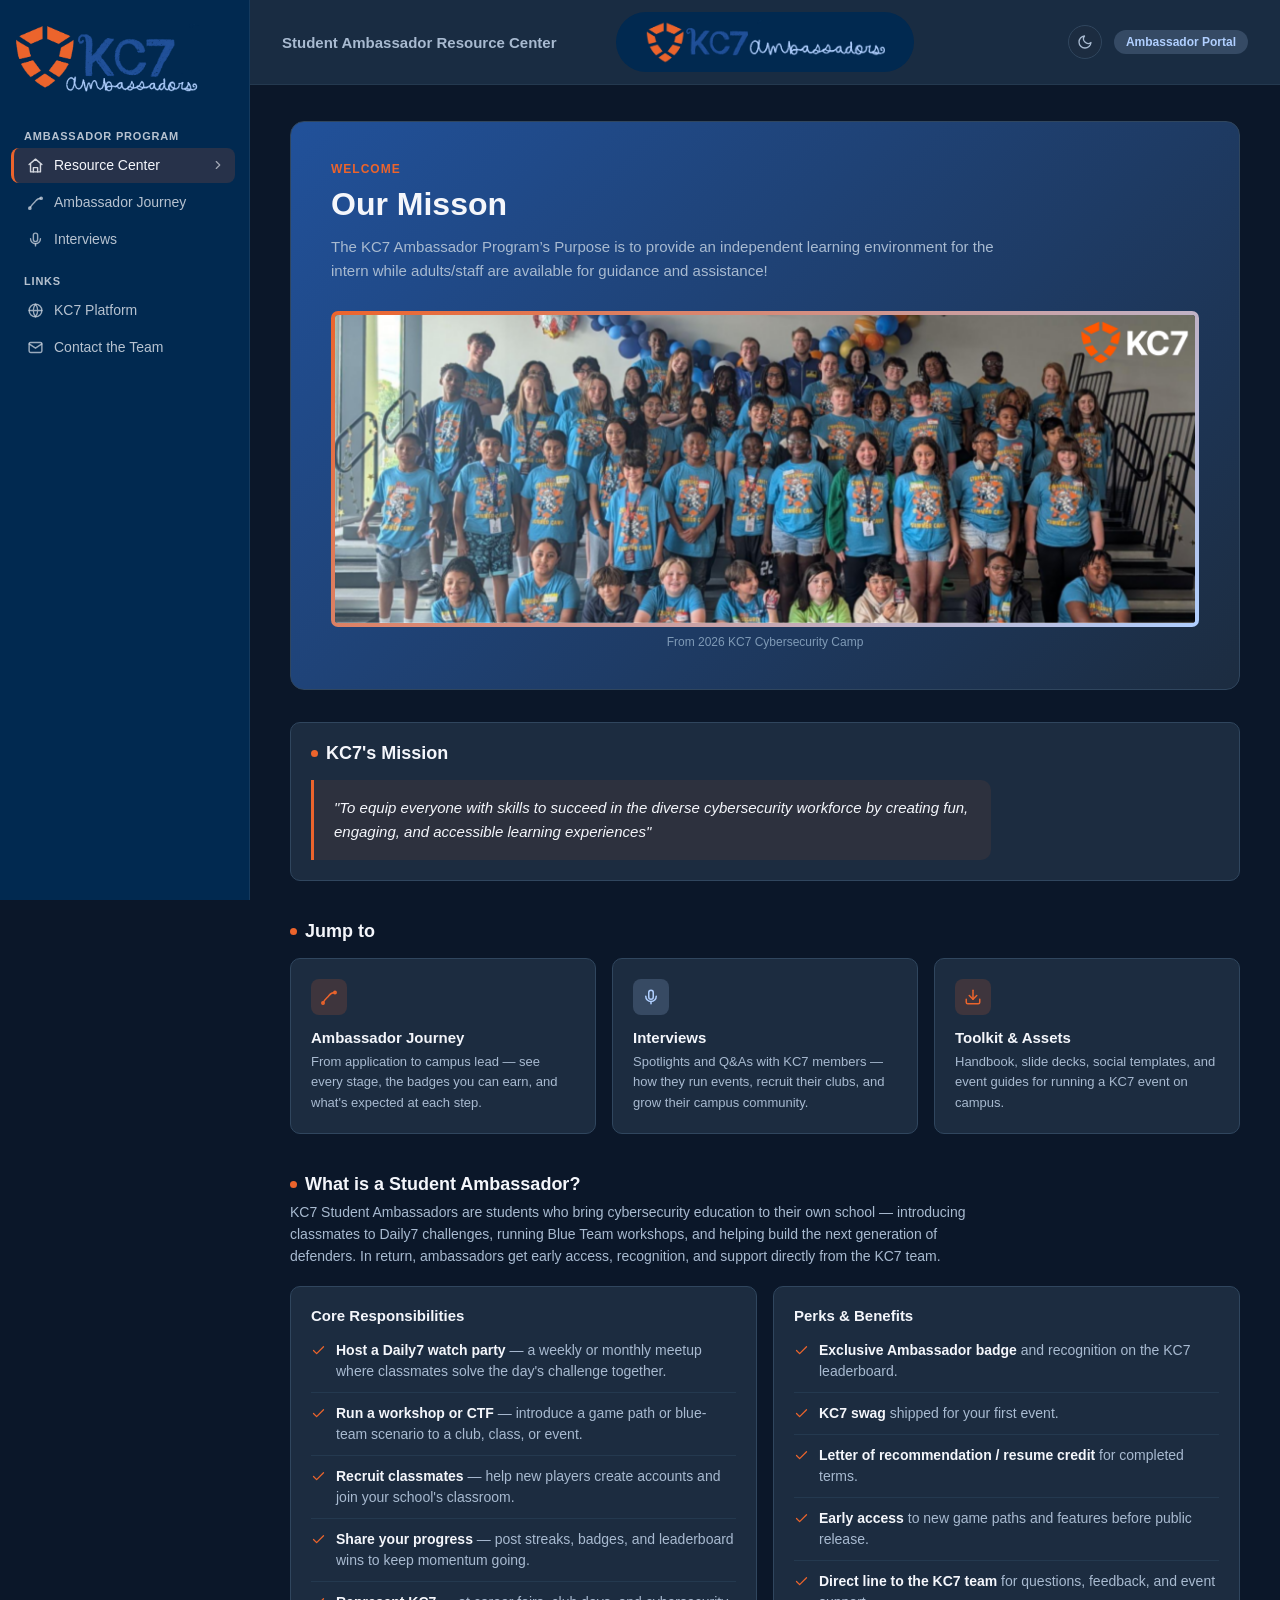
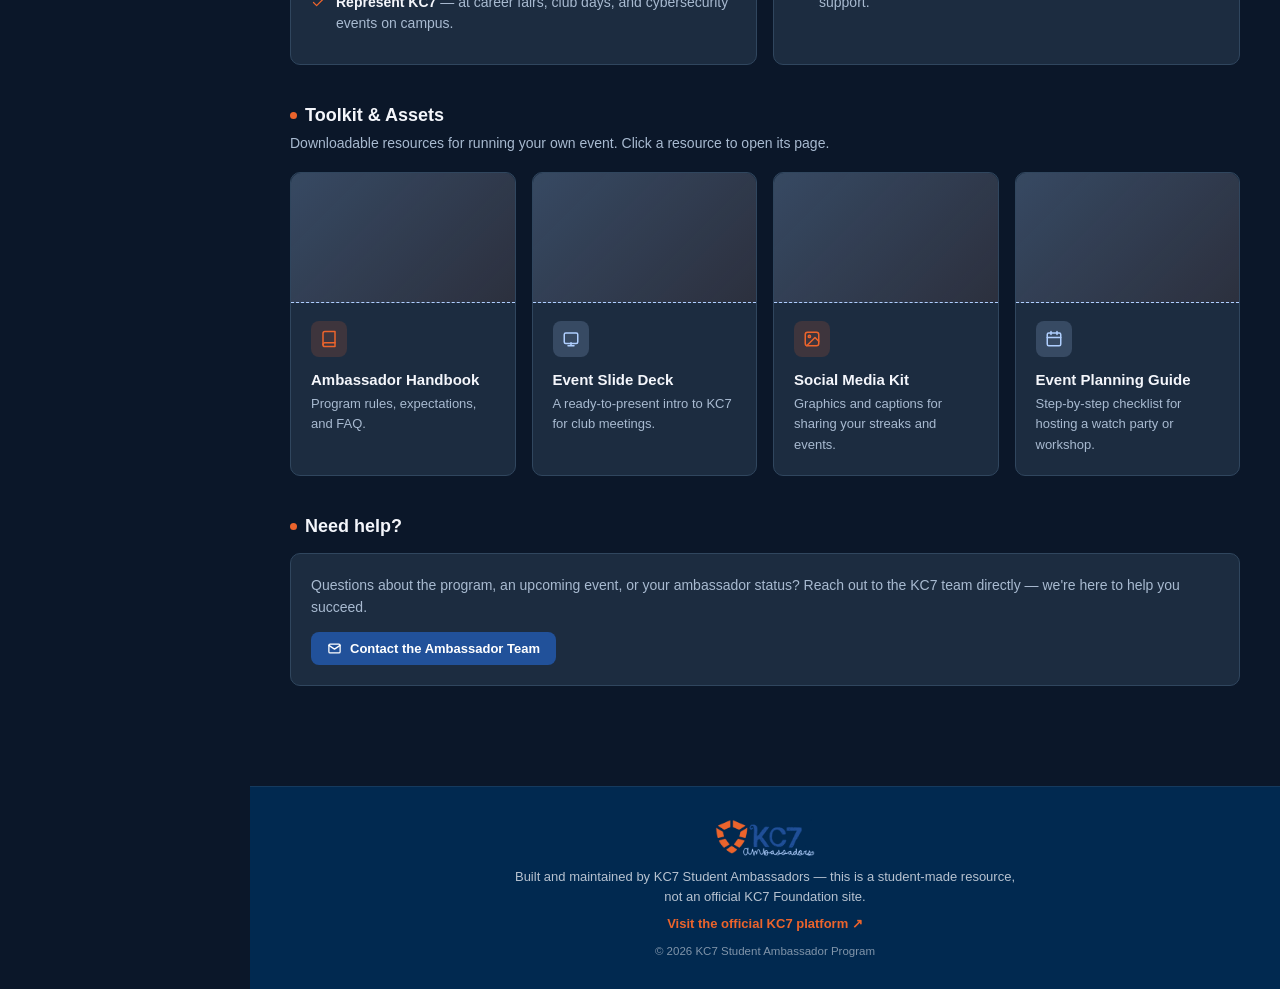
<file: index.html>
<!DOCTYPE html>
<html lang="en">
<head>
<meta charset="UTF-8">
<meta name="viewport" content="width=device-width, initial-scale=1.0">
<title>Student Ambassador Resource Center | KC7</title>
<link rel="stylesheet" href="styles.css">
<script>
  try {
    if (localStorage.getItem('kc7-theme') === 'light') {
      document.documentElement.setAttribute('data-theme', 'light');
    }
  } catch (e) {}
</script>
</head>
<body>
<div class="layout">

  <aside class="sidebar">
    <div class="sidebar-logo">
      <img src="IMG_5801.PNG" alt="KC7 Ambassadors logo">
      <span>KC7</span>
    </div>

    <div class="nav-label">Ambassador Program</div>
    <div class="nav-item-wrap">
      <a class="nav-item active" href="index.html">
        <svg viewBox="0 0 24 24" fill="none" stroke="currentColor" stroke-width="2" stroke-linecap="round" stroke-linejoin="round"><path d="M3 10.5 12 3l9 7.5"/><path d="M5 9.5V21h14V9.5"/><path d="M9 21v-6h6v6"/></svg>
        Resource Center
        <svg class="nav-chevron" viewBox="0 0 24 24" fill="none" stroke="currentColor" stroke-width="2" stroke-linecap="round" stroke-linejoin="round"><path d="m9 6 6 6-6 6"/></svg>
      </a>
      <div class="nav-submenu">
        <div class="nav-submenu-label">Toolkit &amp; Assets</div>
        <a href="toolkit-handbook.html">Ambassador Handbook</a>
        <a href="toolkit-slide-deck.html">Event Slide Deck</a>
        <a href="toolkit-social-kit.html">Social Media Kit</a>
        <a href="toolkit-planning-guide.html">Event Planning Guide</a>
      </div>
    </div>
    <a class="nav-item" href="journey.html">
      <svg viewBox="0 0 24 24" fill="none" stroke="currentColor" stroke-width="2" stroke-linecap="round" stroke-linejoin="round"><path d="M4 20c3-6 5-6 8-10s5-4 8-4"/><circle cx="4" cy="20" r="1.6"/><circle cx="20" cy="6" r="1.6"/></svg>
      Ambassador Journey
    </a>
    <a class="nav-item" href="interviews.html">
      <svg viewBox="0 0 24 24" fill="none" stroke="currentColor" stroke-width="2" stroke-linecap="round" stroke-linejoin="round"><path d="M12 15a3 3 0 0 0 3-3V6a3 3 0 0 0-6 0v6a3 3 0 0 0 3 3z"/><path d="M19 11a7 7 0 0 1-14 0"/><path d="M12 18v3"/></svg>
      Interviews
    </a>

    <div class="nav-label">Links</div>
    <a class="nav-item" href="https://www.kc7cyber.com" target="_blank" rel="noopener">
      <svg viewBox="0 0 24 24" fill="none" stroke="currentColor" stroke-width="2" stroke-linecap="round" stroke-linejoin="round"><circle cx="12" cy="12" r="9"/><path d="M3 12h18M12 3a15 15 0 0 1 0 18 15 15 0 0 1 0-18z"/></svg>
      KC7 Platform
    </a>
    <a class="nav-item" href="mailto:ambassadors@kc7cyber.com">
      <svg viewBox="0 0 24 24" fill="none" stroke="currentColor" stroke-width="2" stroke-linecap="round" stroke-linejoin="round"><rect x="3" y="5" width="18" height="14" rx="2"/><path d="m3 7 9 6 9-6"/></svg>
      Contact the Team
    </a>
  </aside>

  <div class="main">
    <div class="topbar">
      <div class="topbar-title">Student Ambassador Resource Center</div>
      <div class="topbar-logo-wrap">
        <img src="IMG_5802.PNG" alt="KC7 Ambassadors logo" class="topbar-logo">
      </div>
      <div class="topbar-right">
        <button class="theme-toggle" type="button" aria-label="Toggle light and dark mode" title="Toggle light/dark mode">
          <svg class="icon-moon" viewBox="0 0 24 24" fill="none" stroke="currentColor" stroke-width="2" stroke-linecap="round" stroke-linejoin="round"><path d="M21 12.79A9 9 0 1 1 11.21 3 7 7 0 0 0 21 12.79z"/></svg>
          <svg class="icon-sun" viewBox="0 0 24 24" fill="none" stroke="currentColor" stroke-width="2" stroke-linecap="round" stroke-linejoin="round"><circle cx="12" cy="12" r="4"/><path d="M12 2v2M12 20v2M4.93 4.93l1.41 1.41M17.66 17.66l1.41 1.41M2 12h2M20 12h2M4.93 19.07l1.41-1.41M17.66 6.34l1.41-1.41"/></svg>
        </button>
        <div class="topbar-badge">Ambassador Portal</div>
      </div>
    </div>

    <div class="content">

      <div class="hero">
        <div class="hero-eyebrow">Welcome</div>
        <h1>Our Misson</h1>
        <p>The KC7 Ambassador Program’s Purpose is to provide an independent learning environment for the intern while adults/staff are available for guidance and assistance!</p>
        <figure class="hero-image-figure">
          <img class="hero-image" src="camp photo.png" alt="KC7 Camp Day 5 2026">
          <figcaption class="hero-image-caption">From 2026 KC7 Cybersecurity Camp</figcaption>
        </figure>
      </div>

      <div class="section">
        <div class="card mission-card">
          <div class="section-title"><span class="dot"></span>KC7's Mission</div>
          <blockquote class="mission-quote">
            "To equip everyone with skills to succeed in the diverse cybersecurity workforce by creating fun, engaging, and accessible learning experiences"
          </blockquote>
        </div>
      </div>

      <div class="section">
        <div class="section-title"><span class="dot"></span>Jump to</div>
        <div class="grid grid-3">
          <a class="card card-link" href="journey.html">
            <div class="card-icon">
              <svg viewBox="0 0 24 24" fill="none" stroke="currentColor" stroke-width="2" stroke-linecap="round" stroke-linejoin="round"><path d="M4 20c3-6 5-6 8-10s5-4 8-4"/><circle cx="4" cy="20" r="1.6"/><circle cx="20" cy="6" r="1.6"/></svg>
            </div>
            <h3>Ambassador Journey</h3>
            <p>From application to campus lead — see every stage, the badges you can earn, and what's expected at each step.</p>
          </a>
          <a class="card card-link" href="interviews.html">
            <div class="card-icon blue">
              <svg viewBox="0 0 24 24" fill="none" stroke="currentColor" stroke-width="2" stroke-linecap="round" stroke-linejoin="round"><path d="M12 15a3 3 0 0 0 3-3V6a3 3 0 0 0-6 0v6a3 3 0 0 0 3 3z"/><path d="M19 11a7 7 0 0 1-14 0"/><path d="M12 18v3"/></svg>
            </div>
            <h3>Interviews</h3>
            <p>Spotlights and Q&As with KC7 members — how they run events, recruit their clubs, and grow their campus community.</p>
          </a>
          <a class="card card-link" href="#toolkit">
            <div class="card-icon">
              <svg viewBox="0 0 24 24" fill="none" stroke="currentColor" stroke-width="2" stroke-linecap="round" stroke-linejoin="round"><path d="M21 15v4a2 2 0 0 1-2 2H5a2 2 0 0 1-2-2v-4"/><path d="M7 10l5 5 5-5"/><path d="M12 15V3"/></svg>
            </div>
            <h3>Toolkit &amp; Assets</h3>
            <p>Handbook, slide decks, social templates, and event guides for running a KC7 event on campus.</p>
          </a>
        </div>
      </div>

      <div class="section">
        <div class="section-title"><span class="dot"></span>What is a Student Ambassador?</div>
        <p class="section-sub">KC7 Student Ambassadors are students who bring cybersecurity education to their own school — introducing classmates to Daily7 challenges, running Blue Team workshops, and helping build the next generation of defenders. In return, ambassadors get early access, recognition, and support directly from the KC7 team.</p>

        <div class="grid grid-2">
          <div class="card">
            <h3>Core Responsibilities</h3>
            <ul class="check-list">
              <li><svg viewBox="0 0 24 24" fill="none" stroke="currentColor" stroke-width="2" stroke-linecap="round" stroke-linejoin="round"><path d="M20 6 9 17l-5-5"/></svg><span><strong>Host a Daily7 watch party</strong> — a weekly or monthly meetup where classmates solve the day's challenge together.</span></li>
              <li><svg viewBox="0 0 24 24" fill="none" stroke="currentColor" stroke-width="2" stroke-linecap="round" stroke-linejoin="round"><path d="M20 6 9 17l-5-5"/></svg><span><strong>Run a workshop or CTF</strong> — introduce a game path or blue-team scenario to a club, class, or event.</span></li>
              <li><svg viewBox="0 0 24 24" fill="none" stroke="currentColor" stroke-width="2" stroke-linecap="round" stroke-linejoin="round"><path d="M20 6 9 17l-5-5"/></svg><span><strong>Recruit classmates</strong> — help new players create accounts and join your school's classroom.</span></li>
              <li><svg viewBox="0 0 24 24" fill="none" stroke="currentColor" stroke-width="2" stroke-linecap="round" stroke-linejoin="round"><path d="M20 6 9 17l-5-5"/></svg><span><strong>Share your progress</strong> — post streaks, badges, and leaderboard wins to keep momentum going.</span></li>
              <li><svg viewBox="0 0 24 24" fill="none" stroke="currentColor" stroke-width="2" stroke-linecap="round" stroke-linejoin="round"><path d="M20 6 9 17l-5-5"/></svg><span><strong>Represent KC7</strong> — at career fairs, club days, and cybersecurity events on campus.</span></li>
            </ul>
          </div>

          <div class="card">
            <h3>Perks &amp; Benefits</h3>
            <ul class="check-list">
              <li><svg viewBox="0 0 24 24" fill="none" stroke="currentColor" stroke-width="2" stroke-linecap="round" stroke-linejoin="round"><path d="M20 6 9 17l-5-5"/></svg><span><strong>Exclusive Ambassador badge</strong> and recognition on the KC7 leaderboard.</span></li>
              <li><svg viewBox="0 0 24 24" fill="none" stroke="currentColor" stroke-width="2" stroke-linecap="round" stroke-linejoin="round"><path d="M20 6 9 17l-5-5"/></svg><span><strong>KC7 swag</strong> shipped for your first event.</span></li>
              <li><svg viewBox="0 0 24 24" fill="none" stroke="currentColor" stroke-width="2" stroke-linecap="round" stroke-linejoin="round"><path d="M20 6 9 17l-5-5"/></svg><span><strong>Letter of recommendation / resume credit</strong> for completed terms.</span></li>
              <li><svg viewBox="0 0 24 24" fill="none" stroke="currentColor" stroke-width="2" stroke-linecap="round" stroke-linejoin="round"><path d="M20 6 9 17l-5-5"/></svg><span><strong>Early access</strong> to new game paths and features before public release.</span></li>
              <li><svg viewBox="0 0 24 24" fill="none" stroke="currentColor" stroke-width="2" stroke-linecap="round" stroke-linejoin="round"><path d="M20 6 9 17l-5-5"/></svg><span><strong>Direct line to the KC7 team</strong> for questions, feedback, and event support.</span></li>
            </ul>
          </div>
        </div>
      </div>

      <div class="section" id="toolkit">
        <div class="section-title"><span class="dot"></span>Toolkit &amp; Assets</div>
        <p class="section-sub">Downloadable resources for running your own event. Click a resource to open its page.</p>
        <div class="grid grid-4">
          <a class="card card-link" href="toolkit-handbook.html">
            <div class="image-placeholder card-image" role="img" aria-label="Image placeholder for the ambassador handbook"></div>
            <div class="card-icon"><svg viewBox="0 0 24 24" fill="none" stroke="currentColor" stroke-width="2" stroke-linecap="round" stroke-linejoin="round"><path d="M4 19.5A2.5 2.5 0 0 1 6.5 17H20"/><path d="M6.5 2H20v20H6.5A2.5 2.5 0 0 1 4 19.5v-15A2.5 2.5 0 0 1 6.5 2z"/></svg></div>
            <h3>Ambassador Handbook</h3>
            <p>Program rules, expectations, and FAQ.</p>
          </a>
          <a class="card card-link" href="toolkit-slide-deck.html">
            <div class="image-placeholder card-image" role="img" aria-label="Image placeholder for the event slide deck"></div>
            <div class="card-icon blue"><svg viewBox="0 0 24 24" fill="none" stroke="currentColor" stroke-width="2" stroke-linecap="round" stroke-linejoin="round"><rect x="3" y="4" width="18" height="14" rx="2"/><path d="M8 21h8M12 17v4"/></svg></div>
            <h3>Event Slide Deck</h3>
            <p>A ready-to-present intro to KC7 for club meetings.</p>
          </a>
          <a class="card card-link" href="toolkit-social-kit.html">
            <div class="image-placeholder card-image" role="img" aria-label="Image placeholder for the social media kit"></div>
            <div class="card-icon"><svg viewBox="0 0 24 24" fill="none" stroke="currentColor" stroke-width="2" stroke-linecap="round" stroke-linejoin="round"><rect x="3" y="3" width="18" height="18" rx="3"/><circle cx="8.5" cy="8.5" r="1.5"/><path d="m21 15-5-5L5 21"/></svg></div>
            <h3>Social Media Kit</h3>
            <p>Graphics and captions for sharing your streaks and events.</p>
          </a>
          <a class="card card-link" href="toolkit-planning-guide.html">
            <div class="image-placeholder card-image" role="img" aria-label="Image placeholder for the event planning guide"></div>
            <div class="card-icon blue"><svg viewBox="0 0 24 24" fill="none" stroke="currentColor" stroke-width="2" stroke-linecap="round" stroke-linejoin="round"><rect x="3" y="4" width="18" height="17" rx="2"/><path d="M16 2v4M8 2v4M3 10h18"/></svg></div>
            <h3>Event Planning Guide</h3>
            <p>Step-by-step checklist for hosting a watch party or workshop.</p>
          </a>
        </div>
      </div>

      <div class="section">
        <div class="section-title"><span class="dot"></span>Need help?</div>
        <div class="card">
          <p style="color:var(--text-secondary); font-size:14px; line-height:1.6; margin:0 0 14px;">Questions about the program, an upcoming event, or your ambassador status? Reach out to the KC7 team directly — we're here to help you succeed.</p>
          <a class="btn" href="mailto:ambassadors@kc7cyber.com">
            <svg viewBox="0 0 24 24" fill="none" stroke="currentColor" stroke-width="2" stroke-linecap="round" stroke-linejoin="round"><rect x="3" y="5" width="18" height="14" rx="2"/><path d="m3 7 9 6 9-6"/></svg>
            Contact the Ambassador Team
          </a>
        </div>
      </div>

    </div>

    <footer class="site-footer">
      <div class="footer-inner">
        <img src="IMG_5801.PNG" alt="KC7 Ambassadors logo" class="footer-logo">
        <p class="footer-tagline">Built and maintained by KC7 Student Ambassadors — this is a student-made resource, not an official KC7 Foundation site.</p>
        <a class="footer-link" href="https://kc7cyber.com" target="_blank" rel="noopener">Visit the official KC7 platform ↗</a>
        <p class="footer-copy">© 2026 KC7 Student Ambassador Program</p>
      </div>
    </footer>
  </div>
</div>
<script src="theme.js" defer></script>
</body>
</html>
</file>
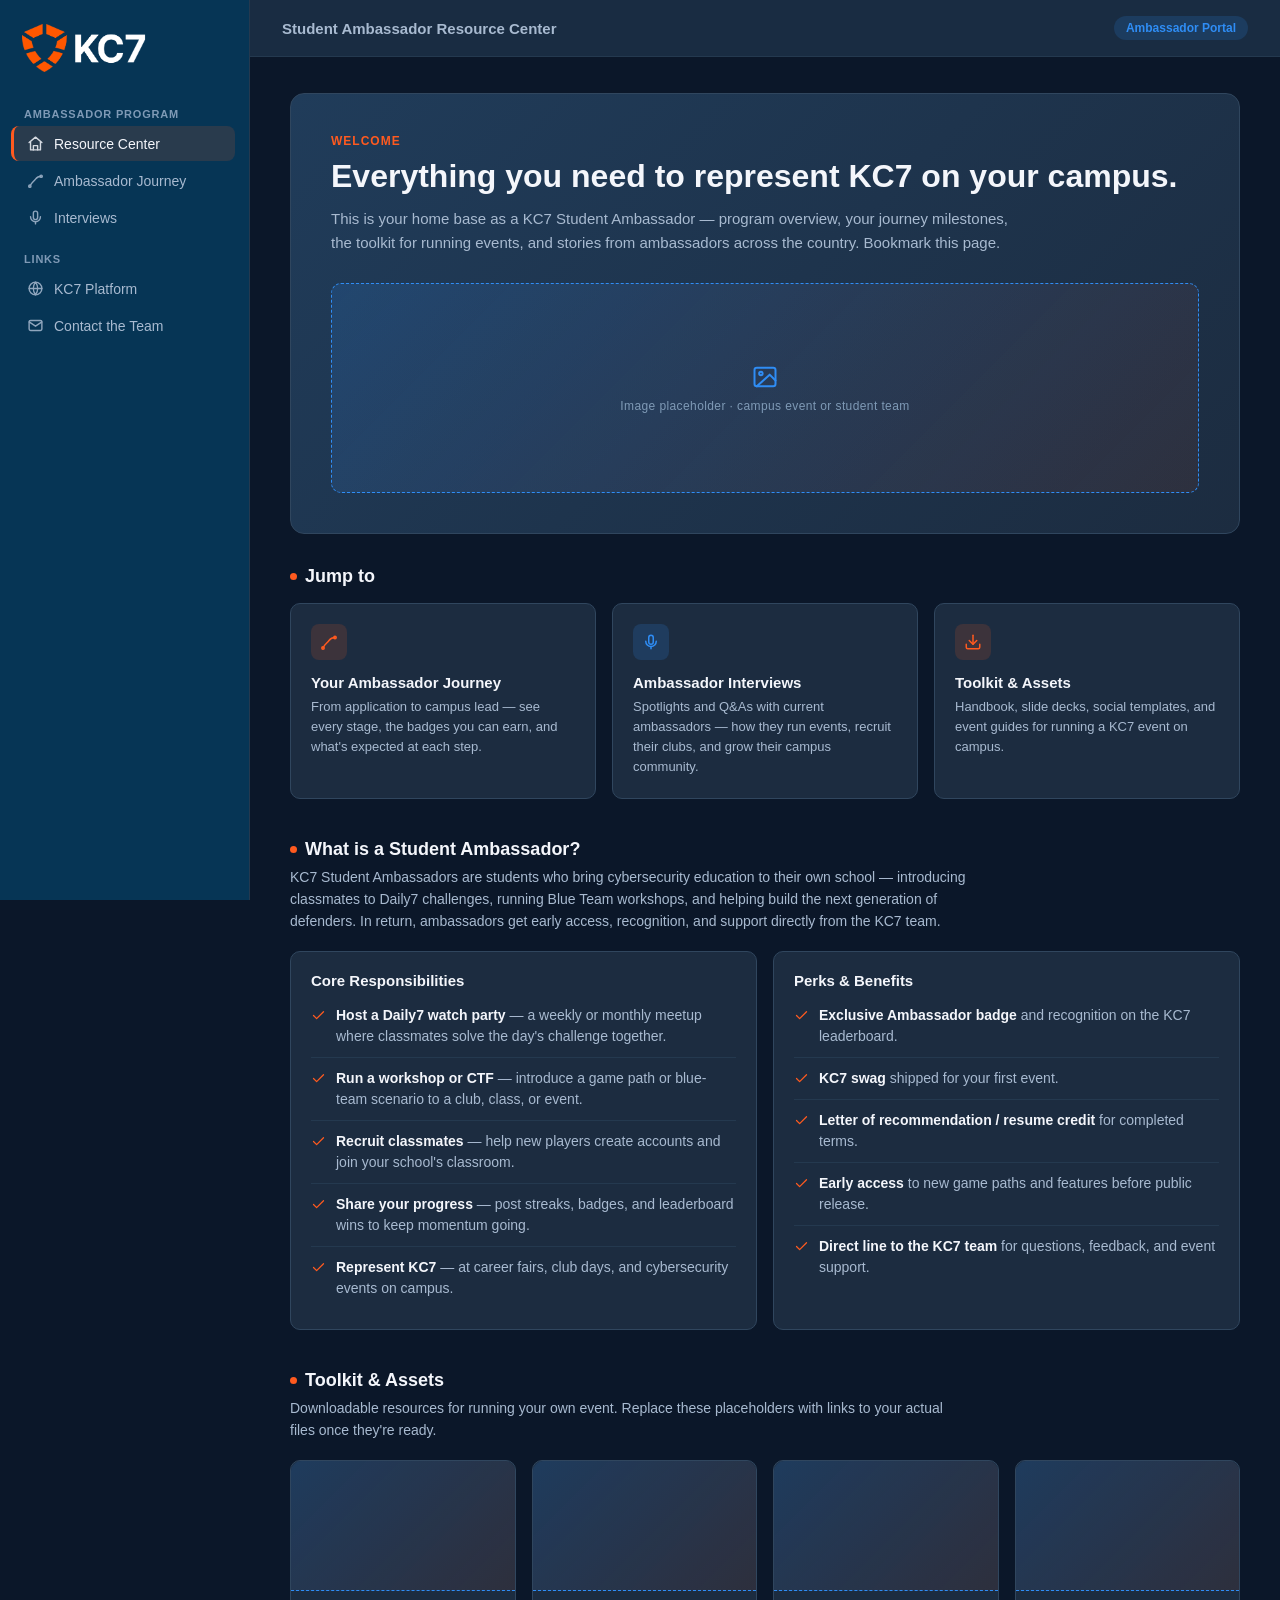
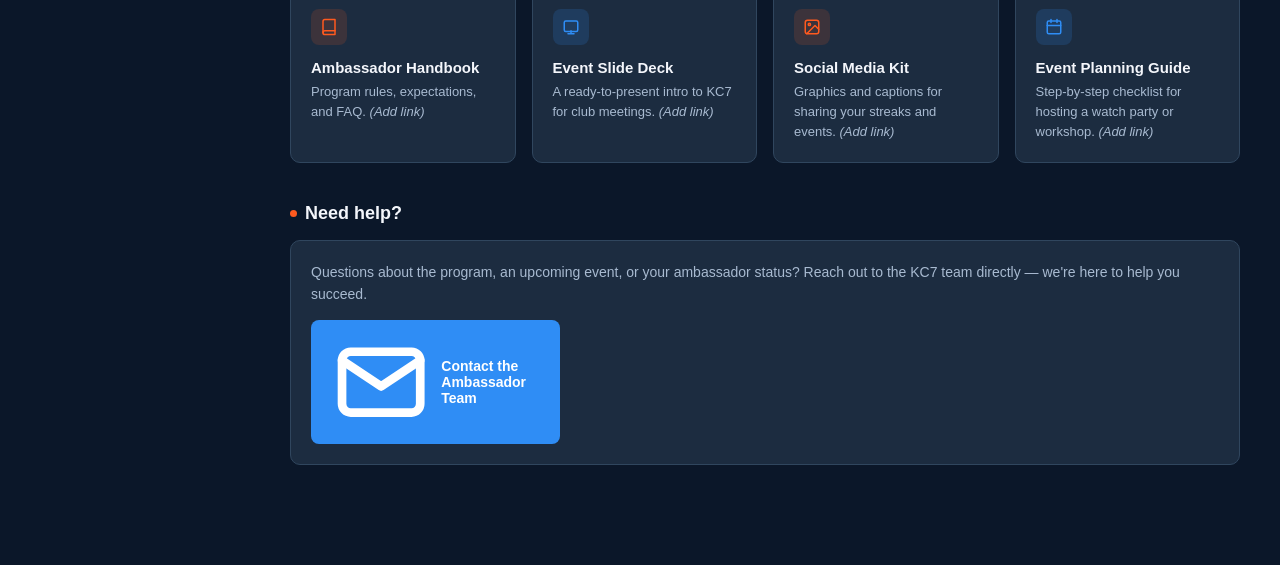
<file: KC7 Ambassador/index.html>
<!DOCTYPE html>
<html lang="en">
<head>
<meta charset="UTF-8">
<meta name="viewport" content="width=device-width, initial-scale=1.0">
<title>Student Ambassador Resource Center | KC7</title>
<link rel="stylesheet" href="styles.css">
</head>
<body>
<div class="layout">

  <aside class="sidebar">
    <div class="sidebar-logo">
      <img src="kc7logo.png" alt="KC7 logo">
      <span>KC7</span>
    </div>

    <div class="nav-label">Ambassador Program</div>
    <a class="nav-item active" href="index.html">
      <svg viewBox="0 0 24 24" fill="none" stroke="currentColor" stroke-width="2" stroke-linecap="round" stroke-linejoin="round"><path d="M3 10.5 12 3l9 7.5"/><path d="M5 9.5V21h14V9.5"/><path d="M9 21v-6h6v6"/></svg>
      Resource Center
    </a>
    <a class="nav-item" href="journey.html">
      <svg viewBox="0 0 24 24" fill="none" stroke="currentColor" stroke-width="2" stroke-linecap="round" stroke-linejoin="round"><path d="M4 20c3-6 5-6 8-10s5-4 8-4"/><circle cx="4" cy="20" r="1.6"/><circle cx="20" cy="6" r="1.6"/></svg>
      Ambassador Journey
    </a>
    <a class="nav-item" href="interviews.html">
      <svg viewBox="0 0 24 24" fill="none" stroke="currentColor" stroke-width="2" stroke-linecap="round" stroke-linejoin="round"><path d="M12 15a3 3 0 0 0 3-3V6a3 3 0 0 0-6 0v6a3 3 0 0 0 3 3z"/><path d="M19 11a7 7 0 0 1-14 0"/><path d="M12 18v3"/></svg>
      Interviews
    </a>

    <div class="nav-label">Links</div>
    <a class="nav-item" href="https://www.kc7cyber.com" target="_blank" rel="noopener">
      <svg viewBox="0 0 24 24" fill="none" stroke="currentColor" stroke-width="2" stroke-linecap="round" stroke-linejoin="round"><circle cx="12" cy="12" r="9"/><path d="M3 12h18M12 3a15 15 0 0 1 0 18 15 15 0 0 1 0-18z"/></svg>
      KC7 Platform
    </a>
    <a class="nav-item" href="mailto:ambassadors@kc7cyber.com">
      <svg viewBox="0 0 24 24" fill="none" stroke="currentColor" stroke-width="2" stroke-linecap="round" stroke-linejoin="round"><rect x="3" y="5" width="18" height="14" rx="2"/><path d="m3 7 9 6 9-6"/></svg>
      Contact the Team
    </a>
  </aside>

  <div class="main">
    <div class="topbar">
      <div class="topbar-title">Student Ambassador Resource Center</div>
      <div class="topbar-badge">Ambassador Portal</div>
    </div>

    <div class="content">

      <div class="hero">
        <div class="hero-eyebrow">Welcome</div>
        <h1>Everything you need to represent KC7 on your campus.</h1>
        <p>This is your home base as a KC7 Student Ambassador — program overview, your journey milestones, the toolkit for running events, and stories from ambassadors across the country. Bookmark this page.</p>
        <div class="image-placeholder hero-image" role="img" aria-label="Image placeholder for a KC7 campus event">
          <svg viewBox="0 0 24 24" fill="none" stroke="currentColor" stroke-width="1.7" stroke-linecap="round" stroke-linejoin="round"><rect x="3" y="4" width="18" height="16" rx="2"/><circle cx="8.5" cy="9" r="1.5"/><path d="m21 15-5-5L5 20"/></svg>
          <span>Image placeholder · campus event or student team</span>
        </div>
      </div>

      <div class="section">
        <div class="section-title"><span class="dot"></span>Jump to</div>
        <div class="grid grid-3">
          <a class="card card-link" href="journey.html">
            <div class="card-icon">
              <svg viewBox="0 0 24 24" fill="none" stroke="currentColor" stroke-width="2" stroke-linecap="round" stroke-linejoin="round"><path d="M4 20c3-6 5-6 8-10s5-4 8-4"/><circle cx="4" cy="20" r="1.6"/><circle cx="20" cy="6" r="1.6"/></svg>
            </div>
            <h3>Your Ambassador Journey</h3>
            <p>From application to campus lead — see every stage, the badges you can earn, and what's expected at each step.</p>
          </a>
          <a class="card card-link" href="interviews.html">
            <div class="card-icon blue">
              <svg viewBox="0 0 24 24" fill="none" stroke="currentColor" stroke-width="2" stroke-linecap="round" stroke-linejoin="round"><path d="M12 15a3 3 0 0 0 3-3V6a3 3 0 0 0-6 0v6a3 3 0 0 0 3 3z"/><path d="M19 11a7 7 0 0 1-14 0"/><path d="M12 18v3"/></svg>
            </div>
            <h3>Ambassador Interviews</h3>
            <p>Spotlights and Q&As with current ambassadors — how they run events, recruit their clubs, and grow their campus community.</p>
          </a>
          <a class="card card-link" href="#toolkit">
            <div class="card-icon">
              <svg viewBox="0 0 24 24" fill="none" stroke="currentColor" stroke-width="2" stroke-linecap="round" stroke-linejoin="round"><path d="M21 15v4a2 2 0 0 1-2 2H5a2 2 0 0 1-2-2v-4"/><path d="M7 10l5 5 5-5"/><path d="M12 15V3"/></svg>
            </div>
            <h3>Toolkit &amp; Assets</h3>
            <p>Handbook, slide decks, social templates, and event guides for running a KC7 event on campus.</p>
          </a>
        </div>
      </div>

      <div class="section">
        <div class="section-title"><span class="dot"></span>What is a Student Ambassador?</div>
        <p class="section-sub">KC7 Student Ambassadors are students who bring cybersecurity education to their own school — introducing classmates to Daily7 challenges, running Blue Team workshops, and helping build the next generation of defenders. In return, ambassadors get early access, recognition, and support directly from the KC7 team.</p>

        <div class="grid grid-2">
          <div class="card">
            <h3>Core Responsibilities</h3>
            <ul class="check-list">
              <li><svg viewBox="0 0 24 24" fill="none" stroke="currentColor" stroke-width="2" stroke-linecap="round" stroke-linejoin="round"><path d="M20 6 9 17l-5-5"/></svg><span><strong>Host a Daily7 watch party</strong> — a weekly or monthly meetup where classmates solve the day's challenge together.</span></li>
              <li><svg viewBox="0 0 24 24" fill="none" stroke="currentColor" stroke-width="2" stroke-linecap="round" stroke-linejoin="round"><path d="M20 6 9 17l-5-5"/></svg><span><strong>Run a workshop or CTF</strong> — introduce a game path or blue-team scenario to a club, class, or event.</span></li>
              <li><svg viewBox="0 0 24 24" fill="none" stroke="currentColor" stroke-width="2" stroke-linecap="round" stroke-linejoin="round"><path d="M20 6 9 17l-5-5"/></svg><span><strong>Recruit classmates</strong> — help new players create accounts and join your school's classroom.</span></li>
              <li><svg viewBox="0 0 24 24" fill="none" stroke="currentColor" stroke-width="2" stroke-linecap="round" stroke-linejoin="round"><path d="M20 6 9 17l-5-5"/></svg><span><strong>Share your progress</strong> — post streaks, badges, and leaderboard wins to keep momentum going.</span></li>
              <li><svg viewBox="0 0 24 24" fill="none" stroke="currentColor" stroke-width="2" stroke-linecap="round" stroke-linejoin="round"><path d="M20 6 9 17l-5-5"/></svg><span><strong>Represent KC7</strong> — at career fairs, club days, and cybersecurity events on campus.</span></li>
            </ul>
          </div>

          <div class="card">
            <h3>Perks &amp; Benefits</h3>
            <ul class="check-list">
              <li><svg viewBox="0 0 24 24" fill="none" stroke="currentColor" stroke-width="2" stroke-linecap="round" stroke-linejoin="round"><path d="M20 6 9 17l-5-5"/></svg><span><strong>Exclusive Ambassador badge</strong> and recognition on the KC7 leaderboard.</span></li>
              <li><svg viewBox="0 0 24 24" fill="none" stroke="currentColor" stroke-width="2" stroke-linecap="round" stroke-linejoin="round"><path d="M20 6 9 17l-5-5"/></svg><span><strong>KC7 swag</strong> shipped for your first event.</span></li>
              <li><svg viewBox="0 0 24 24" fill="none" stroke="currentColor" stroke-width="2" stroke-linecap="round" stroke-linejoin="round"><path d="M20 6 9 17l-5-5"/></svg><span><strong>Letter of recommendation / resume credit</strong> for completed terms.</span></li>
              <li><svg viewBox="0 0 24 24" fill="none" stroke="currentColor" stroke-width="2" stroke-linecap="round" stroke-linejoin="round"><path d="M20 6 9 17l-5-5"/></svg><span><strong>Early access</strong> to new game paths and features before public release.</span></li>
              <li><svg viewBox="0 0 24 24" fill="none" stroke="currentColor" stroke-width="2" stroke-linecap="round" stroke-linejoin="round"><path d="M20 6 9 17l-5-5"/></svg><span><strong>Direct line to the KC7 team</strong> for questions, feedback, and event support.</span></li>
            </ul>
          </div>
        </div>
      </div>

      <div class="section" id="toolkit">
        <div class="section-title"><span class="dot"></span>Toolkit &amp; Assets</div>
        <p class="section-sub">Downloadable resources for running your own event. Replace these placeholders with links to your actual files once they're ready.</p>
        <div class="grid grid-4">
          <div class="card">
            <div class="image-placeholder card-image" role="img" aria-label="Image placeholder for the ambassador handbook"></div>
            <div class="card-icon"><svg viewBox="0 0 24 24" fill="none" stroke="currentColor" stroke-width="2" stroke-linecap="round" stroke-linejoin="round"><path d="M4 19.5A2.5 2.5 0 0 1 6.5 17H20"/><path d="M6.5 2H20v20H6.5A2.5 2.5 0 0 1 4 19.5v-15A2.5 2.5 0 0 1 6.5 2z"/></svg></div>
            <h3>Ambassador Handbook</h3>
            <p>Program rules, expectations, and FAQ. <em>(Add link)</em></p>
          </div>
          <div class="card">
            <div class="image-placeholder card-image" role="img" aria-label="Image placeholder for the event slide deck"></div>
            <div class="card-icon blue"><svg viewBox="0 0 24 24" fill="none" stroke="currentColor" stroke-width="2" stroke-linecap="round" stroke-linejoin="round"><rect x="3" y="4" width="18" height="14" rx="2"/><path d="M8 21h8M12 17v4"/></svg></div>
            <h3>Event Slide Deck</h3>
            <p>A ready-to-present intro to KC7 for club meetings. <em>(Add link)</em></p>
          </div>
          <div class="card">
            <div class="image-placeholder card-image" role="img" aria-label="Image placeholder for the social media kit"></div>
            <div class="card-icon"><svg viewBox="0 0 24 24" fill="none" stroke="currentColor" stroke-width="2" stroke-linecap="round" stroke-linejoin="round"><rect x="3" y="3" width="18" height="18" rx="3"/><circle cx="8.5" cy="8.5" r="1.5"/><path d="m21 15-5-5L5 21"/></svg></div>
            <h3>Social Media Kit</h3>
            <p>Graphics and captions for sharing your streaks and events. <em>(Add link)</em></p>
          </div>
          <div class="card">
            <div class="image-placeholder card-image" role="img" aria-label="Image placeholder for the event planning guide"></div>
            <div class="card-icon blue"><svg viewBox="0 0 24 24" fill="none" stroke="currentColor" stroke-width="2" stroke-linecap="round" stroke-linejoin="round"><rect x="3" y="4" width="18" height="17" rx="2"/><path d="M16 2v4M8 2v4M3 10h18"/></svg></div>
            <h3>Event Planning Guide</h3>
            <p>Step-by-step checklist for hosting a watch party or workshop. <em>(Add link)</em></p>
          </div>
        </div>
      </div>

      <div class="section">
        <div class="section-title"><span class="dot"></span>Need help?</div>
        <div class="card">
          <p style="color:var(--text-secondary); font-size:14px; line-height:1.6; margin:0 0 14px;">Questions about the program, an upcoming event, or your ambassador status? Reach out to the KC7 team directly — we're here to help you succeed.</p>
          <a class="btn" href="mailto:ambassadors@kc7cyber.com">
            <svg viewBox="0 0 24 24" fill="none" stroke="currentColor" stroke-width="2" stroke-linecap="round" stroke-linejoin="round"><rect x="3" y="5" width="18" height="14" rx="2"/><path d="m3 7 9 6 9-6"/></svg>
            Contact the Ambassador Team
          </a>
        </div>
      </div>

    </div>
  </div>
</div>
</body>
</html>
</file>
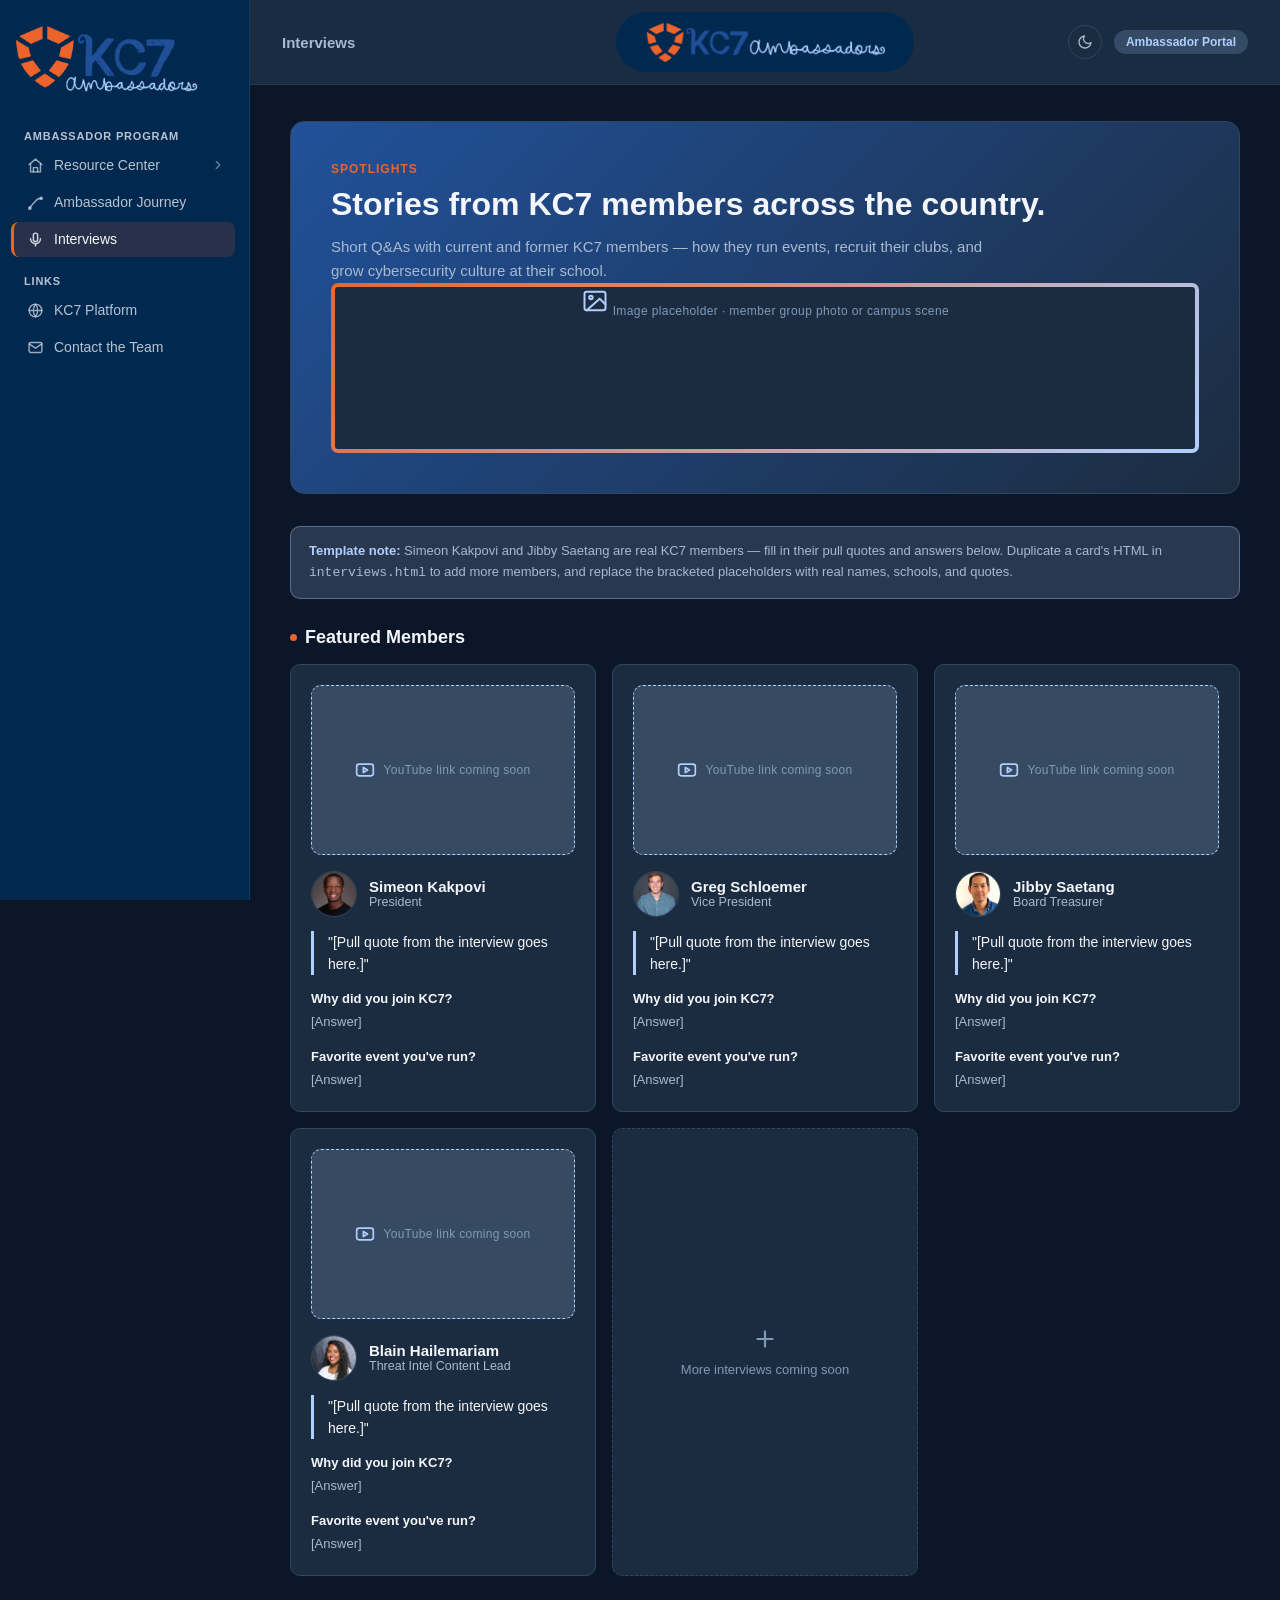
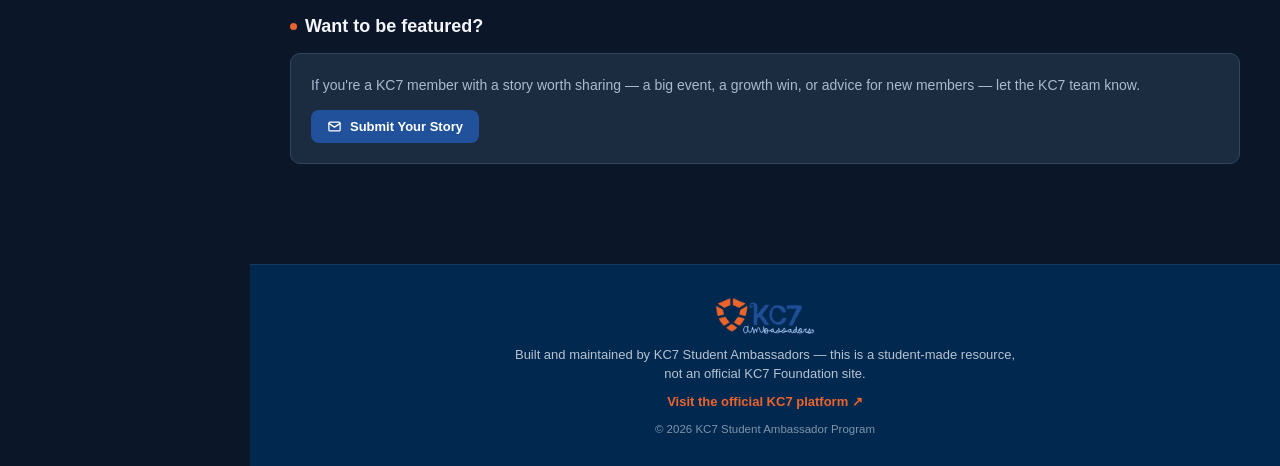
<file: interviews.html>
<!DOCTYPE html>
<html lang="en">
<head>
<meta charset="UTF-8">
<meta name="viewport" content="width=device-width, initial-scale=1.0">
<title>Interviews | KC7 Student Ambassador</title>
<link rel="stylesheet" href="styles.css">
<script>
  try {
    if (localStorage.getItem('kc7-theme') === 'light') {
      document.documentElement.setAttribute('data-theme', 'light');
    }
  } catch (e) {}
</script>
</head>
<body>
<div class="layout">

  <aside class="sidebar">
    <div class="sidebar-logo">
      <img src="IMG_5801.PNG" alt="KC7 Ambassadors logo">
      <span>KC7</span>
    </div>

    <div class="nav-label">Ambassador Program</div>
    <div class="nav-item-wrap">
      <a class="nav-item" href="index.html">
        <svg viewBox="0 0 24 24" fill="none" stroke="currentColor" stroke-width="2" stroke-linecap="round" stroke-linejoin="round"><path d="M3 10.5 12 3l9 7.5"/><path d="M5 9.5V21h14V9.5"/><path d="M9 21v-6h6v6"/></svg>
        Resource Center
        <svg class="nav-chevron" viewBox="0 0 24 24" fill="none" stroke="currentColor" stroke-width="2" stroke-linecap="round" stroke-linejoin="round"><path d="m9 6 6 6-6 6"/></svg>
      </a>
      <div class="nav-submenu">
        <div class="nav-submenu-label">Toolkit &amp; Assets</div>
        <a href="toolkit-handbook.html">Ambassador Handbook</a>
        <a href="toolkit-slide-deck.html">Event Slide Deck</a>
        <a href="toolkit-social-kit.html">Social Media Kit</a>
        <a href="toolkit-planning-guide.html">Event Planning Guide</a>
      </div>
    </div>
    <a class="nav-item" href="journey.html">
      <svg viewBox="0 0 24 24" fill="none" stroke="currentColor" stroke-width="2" stroke-linecap="round" stroke-linejoin="round"><path d="M4 20c3-6 5-6 8-10s5-4 8-4"/><circle cx="4" cy="20" r="1.6"/><circle cx="20" cy="6" r="1.6"/></svg>
      Ambassador Journey
    </a>
    <a class="nav-item active" href="interviews.html">
      <svg viewBox="0 0 24 24" fill="none" stroke="currentColor" stroke-width="2" stroke-linecap="round" stroke-linejoin="round"><path d="M12 15a3 3 0 0 0 3-3V6a3 3 0 0 0-6 0v6a3 3 0 0 0 3 3z"/><path d="M19 11a7 7 0 0 1-14 0"/><path d="M12 18v3"/></svg>
      Interviews
    </a>

    <div class="nav-label">Links</div>
    <a class="nav-item" href="https://www.kc7cyber.com" target="_blank" rel="noopener">
      <svg viewBox="0 0 24 24" fill="none" stroke="currentColor" stroke-width="2" stroke-linecap="round" stroke-linejoin="round"><circle cx="12" cy="12" r="9"/><path d="M3 12h18M12 3a15 15 0 0 1 0 18 15 15 0 0 1 0-18z"/></svg>
      KC7 Platform
    </a>
    <a class="nav-item" href="mailto:ambassadors@kc7cyber.com">
      <svg viewBox="0 0 24 24" fill="none" stroke="currentColor" stroke-width="2" stroke-linecap="round" stroke-linejoin="round"><rect x="3" y="5" width="18" height="14" rx="2"/><path d="m3 7 9 6 9-6"/></svg>
      Contact the Team
    </a>
  </aside>

  <div class="main">
    <div class="topbar">
      <div class="topbar-title">Interviews</div>
      <div class="topbar-logo-wrap">
        <img src="IMG_5802.PNG" alt="KC7 Ambassadors logo" class="topbar-logo">
      </div>
      <div class="topbar-right">
        <button class="theme-toggle" type="button" aria-label="Toggle light and dark mode" title="Toggle light/dark mode">
          <svg class="icon-moon" viewBox="0 0 24 24" fill="none" stroke="currentColor" stroke-width="2" stroke-linecap="round" stroke-linejoin="round"><path d="M21 12.79A9 9 0 1 1 11.21 3 7 7 0 0 0 21 12.79z"/></svg>
          <svg class="icon-sun" viewBox="0 0 24 24" fill="none" stroke="currentColor" stroke-width="2" stroke-linecap="round" stroke-linejoin="round"><circle cx="12" cy="12" r="4"/><path d="M12 2v2M12 20v2M4.93 4.93l1.41 1.41M17.66 17.66l1.41 1.41M2 12h2M20 12h2M4.93 19.07l1.41-1.41M17.66 6.34l1.41-1.41"/></svg>
        </button>
        <div class="topbar-badge">Ambassador Portal</div>
      </div>
    </div>

    <div class="content">

      <div class="hero">
        <div class="hero-eyebrow">Spotlights</div>
        <h1>Stories from KC7 members across the country.</h1>
        <p>Short Q&amp;As with current and former KC7 members — how they run events, recruit their clubs, and grow cybersecurity culture at their school.</p>
        <div class="image-placeholder hero-image" role="img" aria-label="Image placeholder for member stories">
          <svg viewBox="0 0 24 24" fill="none" stroke="currentColor" stroke-width="1.7" stroke-linecap="round" stroke-linejoin="round"><rect x="3" y="4" width="18" height="16" rx="2"/><circle cx="8.5" cy="9" r="1.5"/><path d="m21 15-5-5L5 20"/></svg>
          <span>Image placeholder · member group photo or campus scene</span>
        </div>
      </div>

      <div class="note-banner">
        <strong>Template note:</strong> Simeon Kakpovi and Jibby Saetang are real KC7 members — fill in their pull quotes and answers below. Duplicate a card's HTML in <code>interviews.html</code> to add more members, and replace the bracketed placeholders with real names, schools, and quotes.
      </div>

      <div class="section">
        <div class="section-title"><span class="dot"></span>Featured Members</div>

        <div class="grid grid-3">

          <div class="card profile-card">
            <!--
              PASTE SIMEON'S YOUTUBE VIDEO HERE
              1. On the video's YouTube page: Share -> Embed -> copy the URL inside src="...".
              2. Delete the <div class="video-placeholder">...</div> block below.
              3. Paste this in its place (swap YOUR_VIDEO_ID for the real id):
                 <div class="video-embed">
                   <iframe src="https://www.youtube.com/embed/YOUR_VIDEO_ID" title="Simeon Kakpovi interview" allowfullscreen></iframe>
                 </div>
            -->
            <div class="video-placeholder" role="img" aria-label="Placeholder for a YouTube interview link">
              <svg viewBox="0 0 24 24" fill="none" stroke="currentColor" stroke-width="2" stroke-linecap="round" stroke-linejoin="round"><rect x="2" y="5" width="20" height="14" rx="3"/><path d="m10 9 5 3-5 3z"/></svg>
              <span>YouTube link coming soon</span>
            </div>
            <div class="profile-head">
              <img class="avatar" src="simeon.jpeg" alt="Simeon Kakpovi">
              <div>
                <div class="profile-name">Simeon Kakpovi</div>
                <div class="profile-school">President</div>
              </div>
            </div>
            <blockquote>"[Pull quote from the interview goes here.]"</blockquote>
            <div class="qa">
              <strong>Why did you join KC7?</strong>
              [Answer]
            </div>
            <div class="qa">
              <strong>Favorite event you've run?</strong>
              [Answer]
            </div>
          </div>

          <div class="card profile-card">
            <!--
              PASTE GREG'S YOUTUBE VIDEO HERE
              1. On the video's YouTube page: Share -> Embed -> copy the URL inside src="...".
              2. Delete the <div class="video-placeholder">...</div> block below.
              3. Paste this in its place (swap YOUR_VIDEO_ID for the real id):
                 <div class="video-embed">
                   <iframe src="https://www.youtube.com/embed/YOUR_VIDEO_ID" title="Greg Schloemer interview" allowfullscreen></iframe>
                 </div>
            -->
            <div class="video-placeholder" role="img" aria-label="Placeholder for a YouTube interview link">
              <svg viewBox="0 0 24 24" fill="none" stroke="currentColor" stroke-width="2" stroke-linecap="round" stroke-linejoin="round"><rect x="2" y="5" width="20" height="14" rx="3"/><path d="m10 9 5 3-5 3z"/></svg>
              <span>YouTube link coming soon</span>
            </div>
            <div class="profile-head">
              <img class="avatar" src="greg-schloemer.webp" alt="Greg Schloemer">
              <div>
                <div class="profile-name">Greg Schloemer</div>
                <div class="profile-school">Vice President</div>
              </div>
            </div>
            <blockquote>"[Pull quote from the interview goes here.]"</blockquote>
            <div class="qa">
              <strong>Why did you join KC7?</strong>
              [Answer]
            </div>
            <div class="qa">
              <strong>Favorite event you've run?</strong>
              [Answer]
            </div>
          </div>

          <div class="card profile-card">
            <!--
              PASTE JIBBY'S YOUTUBE VIDEO HERE
              1. On the video's YouTube page: Share -> Embed -> copy the URL inside src="...".
              2. Delete the <div class="video-placeholder">...</div> block below.
              3. Paste this in its place (swap YOUR_VIDEO_ID for the real id):
                 <div class="video-embed">
                   <iframe src="https://www.youtube.com/embed/YOUR_VIDEO_ID" title="Jibby Saetang interview" allowfullscreen></iframe>
                 </div>
            -->
            <div class="video-placeholder" role="img" aria-label="Placeholder for a YouTube interview link">
              <svg viewBox="0 0 24 24" fill="none" stroke="currentColor" stroke-width="2" stroke-linecap="round" stroke-linejoin="round"><rect x="2" y="5" width="20" height="14" rx="3"/><path d="m10 9 5 3-5 3z"/></svg>
              <span>YouTube link coming soon</span>
            </div>
            <div class="profile-head">
              <img class="avatar" src="tawon-saeteng.jpeg" alt="Jibby Saetang">
              <div>
                <div class="profile-name">Jibby Saetang</div>
                <div class="profile-school">Board Treasurer</div>
              </div>
            </div>
            <blockquote>"[Pull quote from the interview goes here.]"</blockquote>
            <div class="qa">
              <strong>Why did you join KC7?</strong>
              [Answer]
            </div>
            <div class="qa">
              <strong>Favorite event you've run?</strong>
              [Answer]
            </div>
          </div>

          <div class="card profile-card">
            <!--
              PASTE BLAIN'S YOUTUBE VIDEO HERE
              1. On the video's YouTube page: Share -> Embed -> copy the URL inside src="...".
              2. Delete the <div class="video-placeholder">...</div> block below.
              3. Paste this in its place (swap YOUR_VIDEO_ID for the real id):
                 <div class="video-embed">
                   <iframe src="https://www.youtube.com/embed/YOUR_VIDEO_ID" title="Blain Hailemariam interview" allowfullscreen></iframe>
                 </div>
            -->
            <div class="video-placeholder" role="img" aria-label="Placeholder for a YouTube interview link">
              <svg viewBox="0 0 24 24" fill="none" stroke="currentColor" stroke-width="2" stroke-linecap="round" stroke-linejoin="round"><rect x="2" y="5" width="20" height="14" rx="3"/><path d="m10 9 5 3-5 3z"/></svg>
              <span>YouTube link coming soon</span>
            </div>
            <div class="profile-head">
              <img class="avatar" src="Blain.webp" alt="Blain Hailemariam">
              <div>
                <div class="profile-name">Blain Hailemariam</div>
                <div class="profile-school">Threat Intel Content Lead</div>
              </div>
            </div>
            <blockquote>"[Pull quote from the interview goes here.]"</blockquote>
            <div class="qa">
              <strong>Why did you join KC7?</strong>
              [Answer]
            </div>
            <div class="qa">
              <strong>Favorite event you've run?</strong>
              [Answer]
            </div>
          </div>

          <div class="card add-card">
            <svg viewBox="0 0 24 24" fill="none" stroke="currentColor" stroke-width="2" stroke-linecap="round" stroke-linejoin="round"><path d="M12 5v14M5 12h14"/></svg>
            More interviews coming soon
          </div>

        </div>
      </div>

      <div class="section">
        <div class="section-title"><span class="dot"></span>Want to be featured?</div>
        <div class="card">
          <p style="color:var(--text-secondary); font-size:14px; line-height:1.6; margin:0 0 14px;">If you're a KC7 member with a story worth sharing — a big event, a growth win, or advice for new members — let the KC7 team know.</p>
          <a class="btn" href="mailto:ambassadors@kc7cyber.com">
            <svg viewBox="0 0 24 24" fill="none" stroke="currentColor" stroke-width="2" stroke-linecap="round" stroke-linejoin="round"><rect x="3" y="5" width="18" height="14" rx="2"/><path d="m3 7 9 6 9-6"/></svg>
            Submit Your Story
          </a>
        </div>
      </div>

    </div>

    <footer class="site-footer">
      <div class="footer-inner">
        <img src="IMG_5801.PNG" alt="KC7 Ambassadors logo" class="footer-logo">
        <p class="footer-tagline">Built and maintained by KC7 Student Ambassadors — this is a student-made resource, not an official KC7 Foundation site.</p>
        <a class="footer-link" href="https://kc7cyber.com" target="_blank" rel="noopener">Visit the official KC7 platform ↗</a>
        <p class="footer-copy">© 2026 KC7 Student Ambassador Program</p>
      </div>
    </footer>
  </div>
</div>
<script src="theme.js" defer></script>
</body>
</html>
</file>
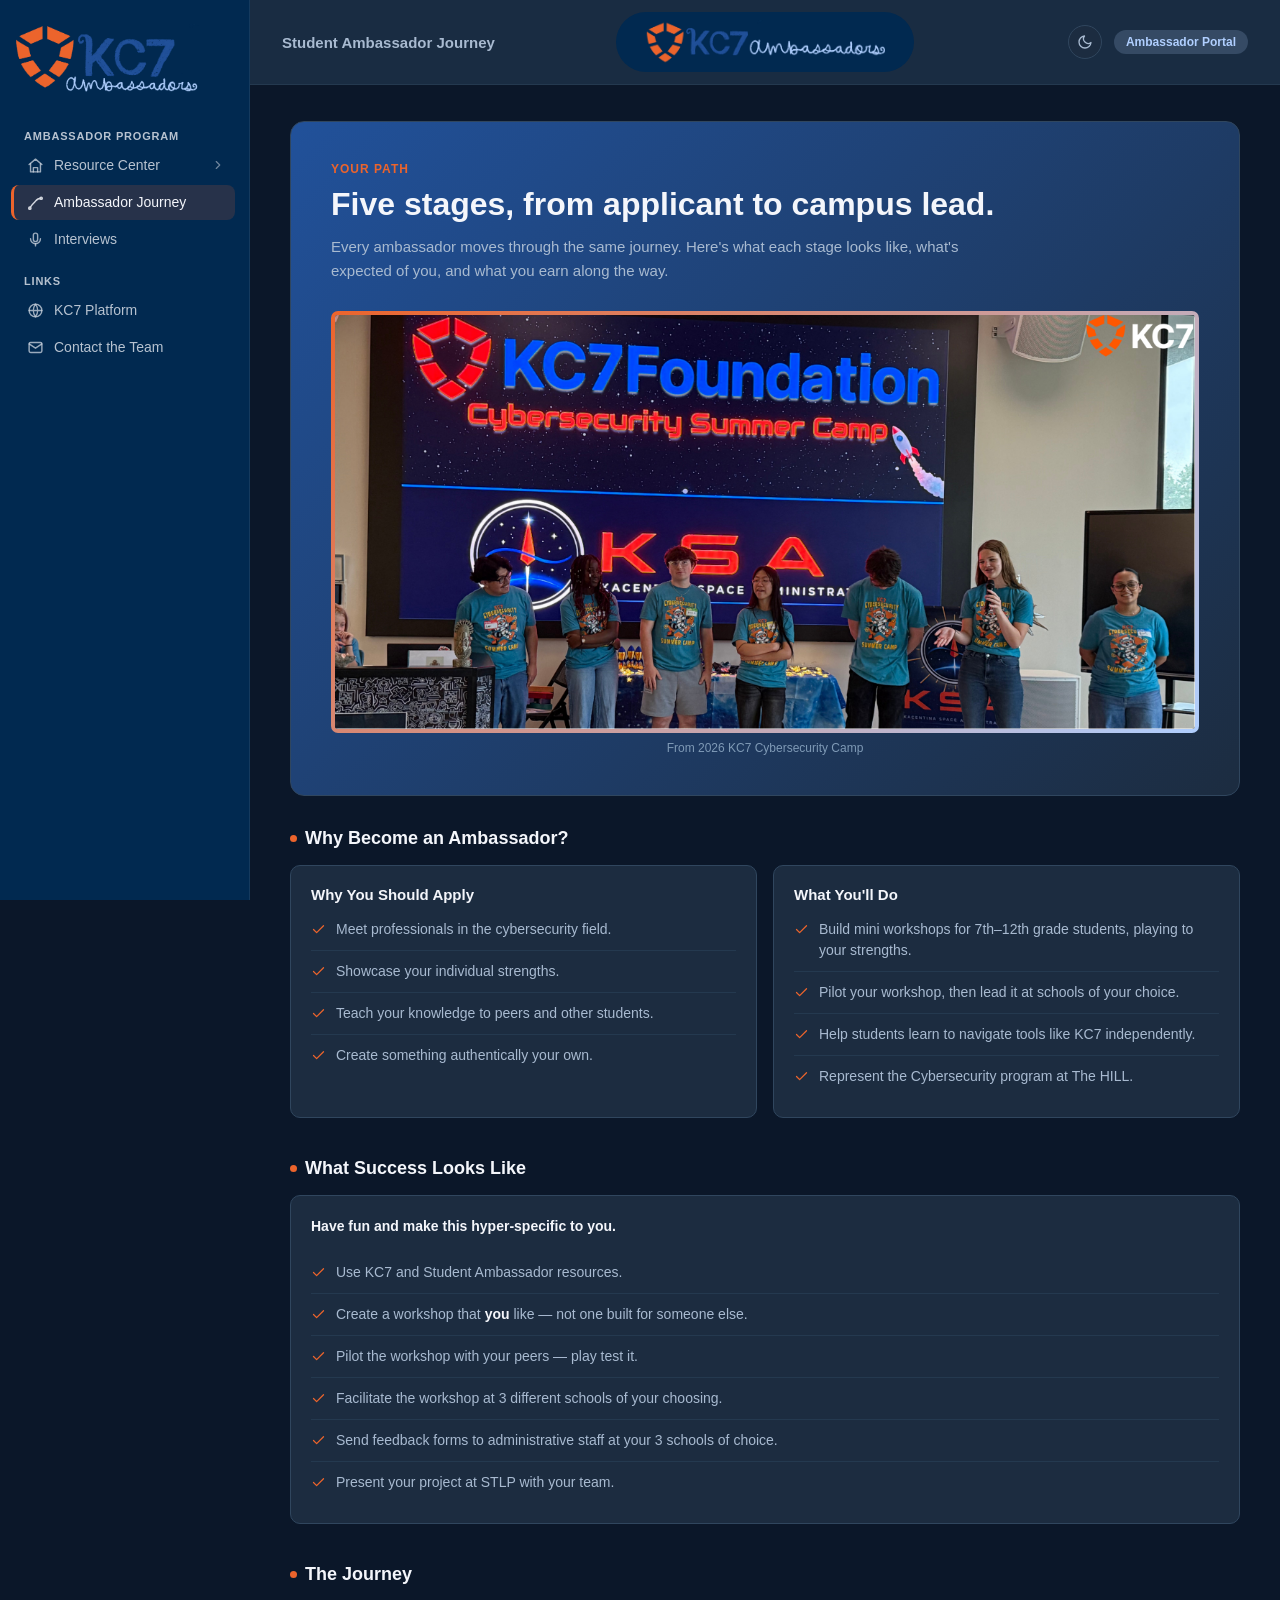
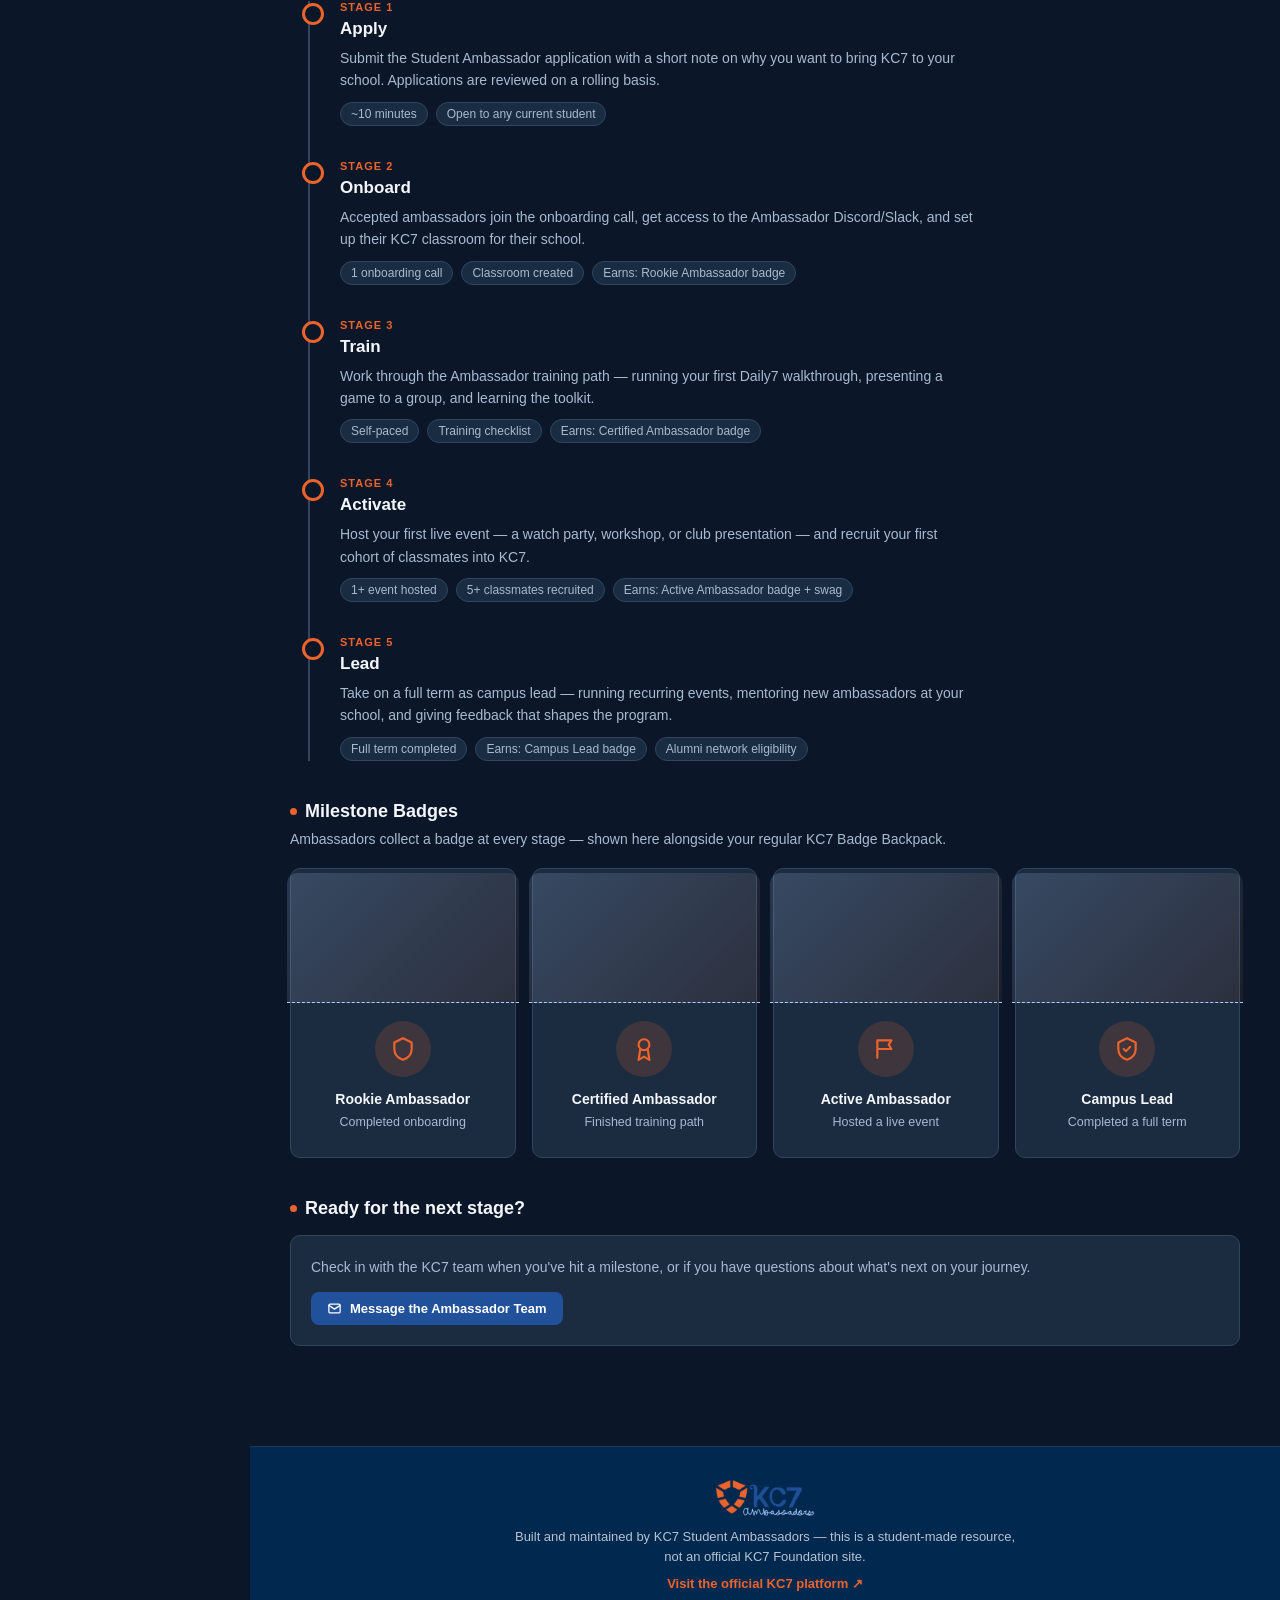
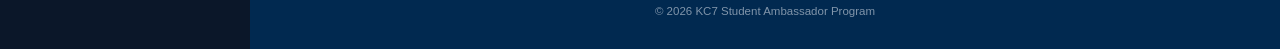
<file: journey.html>
<!DOCTYPE html>
<html lang="en">
<head>
<meta charset="UTF-8">
<meta name="viewport" content="width=device-width, initial-scale=1.0">
<title>Student Ambassador Journey | KC7</title>
<link rel="stylesheet" href="styles.css">
<script>
  try {
    if (localStorage.getItem('kc7-theme') === 'light') {
      document.documentElement.setAttribute('data-theme', 'light');
    }
  } catch (e) {}
</script>
</head>
<body>
<div class="layout">

  <aside class="sidebar">
    <div class="sidebar-logo">
      <img src="IMG_5801.PNG" alt="KC7 Ambassadors logo">
      <span>KC7</span>
    </div>

    <div class="nav-label">Ambassador Program</div>
    <div class="nav-item-wrap">
      <a class="nav-item" href="index.html">
        <svg viewBox="0 0 24 24" fill="none" stroke="currentColor" stroke-width="2" stroke-linecap="round" stroke-linejoin="round"><path d="M3 10.5 12 3l9 7.5"/><path d="M5 9.5V21h14V9.5"/><path d="M9 21v-6h6v6"/></svg>
        Resource Center
        <svg class="nav-chevron" viewBox="0 0 24 24" fill="none" stroke="currentColor" stroke-width="2" stroke-linecap="round" stroke-linejoin="round"><path d="m9 6 6 6-6 6"/></svg>
      </a>
      <div class="nav-submenu">
        <div class="nav-submenu-label">Toolkit &amp; Assets</div>
        <a href="toolkit-handbook.html">Ambassador Handbook</a>
        <a href="toolkit-slide-deck.html">Event Slide Deck</a>
        <a href="toolkit-social-kit.html">Social Media Kit</a>
        <a href="toolkit-planning-guide.html">Event Planning Guide</a>
      </div>
    </div>
    <a class="nav-item active" href="journey.html">
      <svg viewBox="0 0 24 24" fill="none" stroke="currentColor" stroke-width="2" stroke-linecap="round" stroke-linejoin="round"><path d="M4 20c3-6 5-6 8-10s5-4 8-4"/><circle cx="4" cy="20" r="1.6"/><circle cx="20" cy="6" r="1.6"/></svg>
      Ambassador Journey
    </a>
    <a class="nav-item" href="interviews.html">
      <svg viewBox="0 0 24 24" fill="none" stroke="currentColor" stroke-width="2" stroke-linecap="round" stroke-linejoin="round"><path d="M12 15a3 3 0 0 0 3-3V6a3 3 0 0 0-6 0v6a3 3 0 0 0 3 3z"/><path d="M19 11a7 7 0 0 1-14 0"/><path d="M12 18v3"/></svg>
      Interviews
    </a>

    <div class="nav-label">Links</div>
    <a class="nav-item" href="https://www.kc7cyber.com" target="_blank" rel="noopener">
      <svg viewBox="0 0 24 24" fill="none" stroke="currentColor" stroke-width="2" stroke-linecap="round" stroke-linejoin="round"><circle cx="12" cy="12" r="9"/><path d="M3 12h18M12 3a15 15 0 0 1 0 18 15 15 0 0 1 0-18z"/></svg>
      KC7 Platform
    </a>
    <a class="nav-item" href="mailto:ambassadors@kc7cyber.com">
      <svg viewBox="0 0 24 24" fill="none" stroke="currentColor" stroke-width="2" stroke-linecap="round" stroke-linejoin="round"><rect x="3" y="5" width="18" height="14" rx="2"/><path d="m3 7 9 6 9-6"/></svg>
      Contact the Team
    </a>
  </aside>

  <div class="main">
    <div class="topbar">
      <div class="topbar-title">Student Ambassador Journey</div>
      <div class="topbar-logo-wrap">
        <img src="IMG_5802.PNG" alt="KC7 Ambassadors logo" class="topbar-logo">
      </div>
      <div class="topbar-right">
        <button class="theme-toggle" type="button" aria-label="Toggle light and dark mode" title="Toggle light/dark mode">
          <svg class="icon-moon" viewBox="0 0 24 24" fill="none" stroke="currentColor" stroke-width="2" stroke-linecap="round" stroke-linejoin="round"><path d="M21 12.79A9 9 0 1 1 11.21 3 7 7 0 0 0 21 12.79z"/></svg>
          <svg class="icon-sun" viewBox="0 0 24 24" fill="none" stroke="currentColor" stroke-width="2" stroke-linecap="round" stroke-linejoin="round"><circle cx="12" cy="12" r="4"/><path d="M12 2v2M12 20v2M4.93 4.93l1.41 1.41M17.66 17.66l1.41 1.41M2 12h2M20 12h2M4.93 19.07l1.41-1.41M17.66 6.34l1.41-1.41"/></svg>
        </button>
        <div class="topbar-badge">Ambassador Portal</div>
      </div>
    </div>

    <div class="content">

      <div class="hero">
        <div class="hero-eyebrow">Your Path</div>
        <h1>Five stages, from applicant to campus lead.</h1>
        <p>Every ambassador moves through the same journey. Here's what each stage looks like, what's expected of you, and what you earn along the way.</p>
        <figure class="hero-image-figure">
          <img class="hero-image" src="camp image 2 .png" alt="KC7 Ambassadors at cybersecurity camp">
          <figcaption class="hero-image-caption">From 2026 KC7 Cybersecurity Camp</figcaption>
        </figure>
      </div>

      <div class="section">
        <div class="section-title"><span class="dot"></span>Why Become an Ambassador?</div>
        <div class="grid grid-2">
          <div class="card">
            <h3>Why You Should Apply</h3>
            <ul class="check-list">
              <li><svg viewBox="0 0 24 24" fill="none" stroke="currentColor" stroke-width="2" stroke-linecap="round" stroke-linejoin="round"><path d="M20 6 9 17l-5-5"/></svg><span>Meet professionals in the cybersecurity field.</span></li>
              <li><svg viewBox="0 0 24 24" fill="none" stroke="currentColor" stroke-width="2" stroke-linecap="round" stroke-linejoin="round"><path d="M20 6 9 17l-5-5"/></svg><span>Showcase your individual strengths.</span></li>
              <li><svg viewBox="0 0 24 24" fill="none" stroke="currentColor" stroke-width="2" stroke-linecap="round" stroke-linejoin="round"><path d="M20 6 9 17l-5-5"/></svg><span>Teach your knowledge to peers and other students.</span></li>
              <li><svg viewBox="0 0 24 24" fill="none" stroke="currentColor" stroke-width="2" stroke-linecap="round" stroke-linejoin="round"><path d="M20 6 9 17l-5-5"/></svg><span>Create something authentically your own.</span></li>
            </ul>
          </div>
          <div class="card">
            <h3>What You'll Do</h3>
            <ul class="check-list">
              <li><svg viewBox="0 0 24 24" fill="none" stroke="currentColor" stroke-width="2" stroke-linecap="round" stroke-linejoin="round"><path d="M20 6 9 17l-5-5"/></svg><span>Build mini workshops for 7th–12th grade students, playing to your strengths.</span></li>
              <li><svg viewBox="0 0 24 24" fill="none" stroke="currentColor" stroke-width="2" stroke-linecap="round" stroke-linejoin="round"><path d="M20 6 9 17l-5-5"/></svg><span>Pilot your workshop, then lead it at schools of your choice.</span></li>
              <li><svg viewBox="0 0 24 24" fill="none" stroke="currentColor" stroke-width="2" stroke-linecap="round" stroke-linejoin="round"><path d="M20 6 9 17l-5-5"/></svg><span>Help students learn to navigate tools like KC7 independently.</span></li>
              <li><svg viewBox="0 0 24 24" fill="none" stroke="currentColor" stroke-width="2" stroke-linecap="round" stroke-linejoin="round"><path d="M20 6 9 17l-5-5"/></svg><span>Represent the Cybersecurity program at The HILL.</span></li>
            </ul>
          </div>
        </div>
      </div>

      <div class="section">
        <div class="section-title"><span class="dot"></span>What Success Looks Like</div>
        <div class="card">
          <p style="color:var(--text-primary); font-size:14px; font-weight:700; margin:0 0 14px;">Have fun and make this hyper-specific to you.</p>
          <ul class="check-list">
            <li><svg viewBox="0 0 24 24" fill="none" stroke="currentColor" stroke-width="2" stroke-linecap="round" stroke-linejoin="round"><path d="M20 6 9 17l-5-5"/></svg><span>Use KC7 and Student Ambassador resources.</span></li>
            <li><svg viewBox="0 0 24 24" fill="none" stroke="currentColor" stroke-width="2" stroke-linecap="round" stroke-linejoin="round"><path d="M20 6 9 17l-5-5"/></svg><span>Create a workshop that <strong>you</strong> like — not one built for someone else.</span></li>
            <li><svg viewBox="0 0 24 24" fill="none" stroke="currentColor" stroke-width="2" stroke-linecap="round" stroke-linejoin="round"><path d="M20 6 9 17l-5-5"/></svg><span>Pilot the workshop with your peers — play test it.</span></li>
            <li><svg viewBox="0 0 24 24" fill="none" stroke="currentColor" stroke-width="2" stroke-linecap="round" stroke-linejoin="round"><path d="M20 6 9 17l-5-5"/></svg><span>Facilitate the workshop at 3 different schools of your choosing.</span></li>
            <li><svg viewBox="0 0 24 24" fill="none" stroke="currentColor" stroke-width="2" stroke-linecap="round" stroke-linejoin="round"><path d="M20 6 9 17l-5-5"/></svg><span>Send feedback forms to administrative staff at your 3 schools of choice.</span></li>
            <li><svg viewBox="0 0 24 24" fill="none" stroke="currentColor" stroke-width="2" stroke-linecap="round" stroke-linejoin="round"><path d="M20 6 9 17l-5-5"/></svg><span>Present your project at STLP with your team.</span></li>
          </ul>
        </div>
      </div>

      <div class="section">
        <div class="section-title"><span class="dot"></span>The Journey</div>

        <div class="timeline">

          <div class="timeline-step">
            <div class="stage-num">Stage 1</div>
            <h3>Apply</h3>
            <p>Submit the Student Ambassador application with a short note on why you want to bring KC7 to your school. Applications are reviewed on a rolling basis.</p>
            <div class="tag-row">
              <span class="tag">~10 minutes</span>
              <span class="tag">Open to any current student</span>
            </div>
          </div>

          <div class="timeline-step">
            <div class="stage-num">Stage 2</div>
            <h3>Onboard</h3>
            <p>Accepted ambassadors join the onboarding call, get access to the Ambassador Discord/Slack, and set up their KC7 classroom for their school.</p>
            <div class="tag-row">
              <span class="tag">1 onboarding call</span>
              <span class="tag">Classroom created</span>
              <span class="tag">Earns: Rookie Ambassador badge</span>
            </div>
          </div>

          <div class="timeline-step">
            <div class="stage-num">Stage 3</div>
            <h3>Train</h3>
            <p>Work through the Ambassador training path — running your first Daily7 walkthrough, presenting a game to a group, and learning the toolkit.</p>
            <div class="tag-row">
              <span class="tag">Self-paced</span>
              <span class="tag">Training checklist</span>
              <span class="tag">Earns: Certified Ambassador badge</span>
            </div>
          </div>

          <div class="timeline-step">
            <div class="stage-num">Stage 4</div>
            <h3>Activate</h3>
            <p>Host your first live event — a watch party, workshop, or club presentation — and recruit your first cohort of classmates into KC7.</p>
            <div class="tag-row">
              <span class="tag">1+ event hosted</span>
              <span class="tag">5+ classmates recruited</span>
              <span class="tag">Earns: Active Ambassador badge + swag</span>
            </div>
          </div>

          <div class="timeline-step">
            <div class="stage-num">Stage 5</div>
            <h3>Lead</h3>
            <p>Take on a full term as campus lead — running recurring events, mentoring new ambassadors at your school, and giving feedback that shapes the program.</p>
            <div class="tag-row">
              <span class="tag">Full term completed</span>
              <span class="tag">Earns: Campus Lead badge</span>
              <span class="tag">Alumni network eligibility</span>
            </div>
          </div>

        </div>
      </div>

      <div class="section">
        <div class="section-title"><span class="dot"></span>Milestone Badges</div>
        <p class="section-sub">Ambassadors collect a badge at every stage — shown here alongside your regular KC7 Badge Backpack.</p>
        <div class="grid grid-4">
          <div class="card badge-card">
            <div class="image-placeholder card-image" role="img" aria-label="Image placeholder for the Rookie Ambassador badge"></div>
            <div class="badge-emblem"><svg viewBox="0 0 24 24" fill="none" stroke="currentColor" stroke-width="2" stroke-linecap="round" stroke-linejoin="round"><path d="M12 2 4 6v6c0 5 3.5 8.5 8 10 4.5-1.5 8-5 8-10V6l-8-4z"/></svg></div>
            <h3>Rookie Ambassador</h3>
            <p>Completed onboarding</p>
          </div>
          <div class="card badge-card">
            <div class="image-placeholder card-image" role="img" aria-label="Image placeholder for the Certified Ambassador badge"></div>
            <div class="badge-emblem"><svg viewBox="0 0 24 24" fill="none" stroke="currentColor" stroke-width="2" stroke-linecap="round" stroke-linejoin="round"><circle cx="12" cy="8" r="5"/><path d="M8.5 12.5 7 22l5-3 5 3-1.5-9.5"/></svg></div>
            <h3>Certified Ambassador</h3>
            <p>Finished training path</p>
          </div>
          <div class="card badge-card">
            <div class="image-placeholder card-image" role="img" aria-label="Image placeholder for the Active Ambassador badge"></div>
            <div class="badge-emblem"><svg viewBox="0 0 24 24" fill="none" stroke="currentColor" stroke-width="2" stroke-linecap="round" stroke-linejoin="round"><path d="M4 4v16M4 4h13l-2.5 4L17 12H4"/></svg></div>
            <h3>Active Ambassador</h3>
            <p>Hosted a live event</p>
          </div>
          <div class="card badge-card">
            <div class="image-placeholder card-image" role="img" aria-label="Image placeholder for the Campus Lead badge"></div>
            <div class="badge-emblem"><svg viewBox="0 0 24 24" fill="none" stroke="currentColor" stroke-width="2" stroke-linecap="round" stroke-linejoin="round"><path d="M12 2 4 6v6c0 5 3.5 8.5 8 10 4.5-1.5 8-5 8-10V6l-8-4z"/><path d="m9 12 2 2 4-4"/></svg></div>
            <h3>Campus Lead</h3>
            <p>Completed a full term</p>
          </div>
        </div>
      </div>

      <div class="section">
        <div class="section-title"><span class="dot"></span>Ready for the next stage?</div>
        <div class="card">
          <p style="color:var(--text-secondary); font-size:14px; line-height:1.6; margin:0 0 14px;">Check in with the KC7 team when you've hit a milestone, or if you have questions about what's next on your journey.</p>
          <a class="btn" href="mailto:ambassadors@kc7cyber.com">
            <svg viewBox="0 0 24 24" fill="none" stroke="currentColor" stroke-width="2" stroke-linecap="round" stroke-linejoin="round"><rect x="3" y="5" width="18" height="14" rx="2"/><path d="m3 7 9 6 9-6"/></svg>
            Message the Ambassador Team
          </a>
        </div>
      </div>

    </div>

    <footer class="site-footer">
      <div class="footer-inner">
        <img src="IMG_5801.PNG" alt="KC7 Ambassadors logo" class="footer-logo">
        <p class="footer-tagline">Built and maintained by KC7 Student Ambassadors — this is a student-made resource, not an official KC7 Foundation site.</p>
        <a class="footer-link" href="https://kc7cyber.com" target="_blank" rel="noopener">Visit the official KC7 platform ↗</a>
        <p class="footer-copy">© 2026 KC7 Student Ambassador Program</p>
      </div>
    </footer>
  </div>
</div>
<script src="theme.js" defer></script>
</body>
</html>
</file>
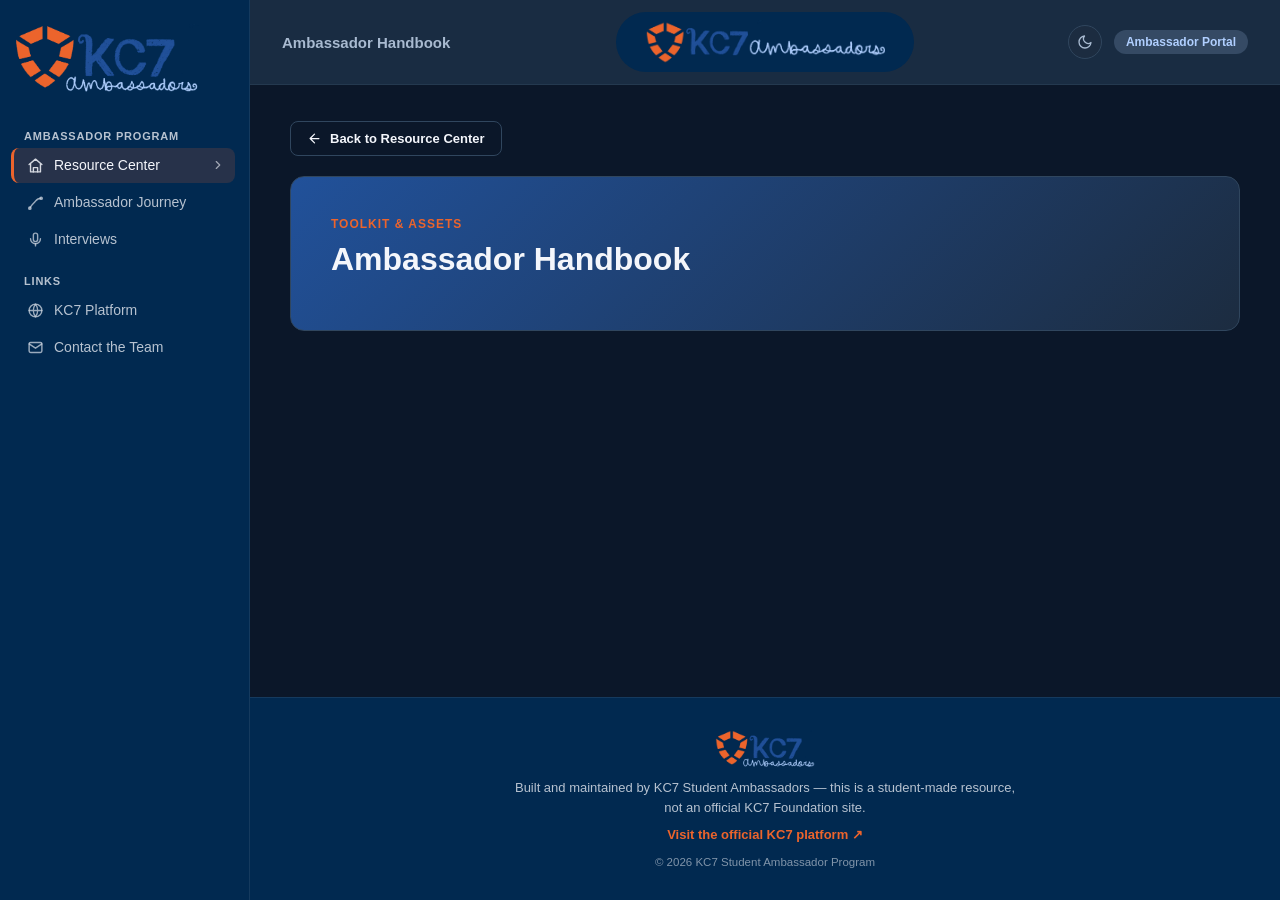
<file: toolkit-handbook.html>
<!DOCTYPE html>
<html lang="en">
<head>
<meta charset="UTF-8">
<meta name="viewport" content="width=device-width, initial-scale=1.0">
<title>Ambassador Handbook | KC7</title>
<link rel="stylesheet" href="styles.css">
<script>
  try {
    if (localStorage.getItem('kc7-theme') === 'light') {
      document.documentElement.setAttribute('data-theme', 'light');
    }
  } catch (e) {}
</script>
</head>
<body>
<div class="layout">

  <aside class="sidebar">
    <div class="sidebar-logo">
      <img src="IMG_5801.PNG" alt="KC7 Ambassadors logo">
      <span>KC7</span>
    </div>

    <div class="nav-label">Ambassador Program</div>
    <div class="nav-item-wrap">
      <a class="nav-item active" href="index.html">
        <svg viewBox="0 0 24 24" fill="none" stroke="currentColor" stroke-width="2" stroke-linecap="round" stroke-linejoin="round"><path d="M3 10.5 12 3l9 7.5"/><path d="M5 9.5V21h14V9.5"/><path d="M9 21v-6h6v6"/></svg>
        Resource Center
        <svg class="nav-chevron" viewBox="0 0 24 24" fill="none" stroke="currentColor" stroke-width="2" stroke-linecap="round" stroke-linejoin="round"><path d="m9 6 6 6-6 6"/></svg>
      </a>
      <div class="nav-submenu">
        <div class="nav-submenu-label">Toolkit &amp; Assets</div>
        <a href="toolkit-handbook.html">Ambassador Handbook</a>
        <a href="toolkit-slide-deck.html">Event Slide Deck</a>
        <a href="toolkit-social-kit.html">Social Media Kit</a>
        <a href="toolkit-planning-guide.html">Event Planning Guide</a>
      </div>
    </div>
    <a class="nav-item" href="journey.html">
      <svg viewBox="0 0 24 24" fill="none" stroke="currentColor" stroke-width="2" stroke-linecap="round" stroke-linejoin="round"><path d="M4 20c3-6 5-6 8-10s5-4 8-4"/><circle cx="4" cy="20" r="1.6"/><circle cx="20" cy="6" r="1.6"/></svg>
      Ambassador Journey
    </a>
    <a class="nav-item" href="interviews.html">
      <svg viewBox="0 0 24 24" fill="none" stroke="currentColor" stroke-width="2" stroke-linecap="round" stroke-linejoin="round"><path d="M12 15a3 3 0 0 0 3-3V6a3 3 0 0 0-6 0v6a3 3 0 0 0 3 3z"/><path d="M19 11a7 7 0 0 1-14 0"/><path d="M12 18v3"/></svg>
      Interviews
    </a>

    <div class="nav-label">Links</div>
    <a class="nav-item" href="https://www.kc7cyber.com" target="_blank" rel="noopener">
      <svg viewBox="0 0 24 24" fill="none" stroke="currentColor" stroke-width="2" stroke-linecap="round" stroke-linejoin="round"><circle cx="12" cy="12" r="9"/><path d="M3 12h18M12 3a15 15 0 0 1 0 18 15 15 0 0 1 0-18z"/></svg>
      KC7 Platform
    </a>
    <a class="nav-item" href="mailto:ambassadors@kc7cyber.com">
      <svg viewBox="0 0 24 24" fill="none" stroke="currentColor" stroke-width="2" stroke-linecap="round" stroke-linejoin="round"><rect x="3" y="5" width="18" height="14" rx="2"/><path d="m3 7 9 6 9-6"/></svg>
      Contact the Team
    </a>
  </aside>

  <div class="main">
    <div class="topbar">
      <div class="topbar-title">Ambassador Handbook</div>
      <div class="topbar-logo-wrap">
        <img src="IMG_5802.PNG" alt="KC7 Ambassadors logo" class="topbar-logo">
      </div>
      <div class="topbar-right">
        <button class="theme-toggle" type="button" aria-label="Toggle light and dark mode" title="Toggle light/dark mode">
          <svg class="icon-moon" viewBox="0 0 24 24" fill="none" stroke="currentColor" stroke-width="2" stroke-linecap="round" stroke-linejoin="round"><path d="M21 12.79A9 9 0 1 1 11.21 3 7 7 0 0 0 21 12.79z"/></svg>
          <svg class="icon-sun" viewBox="0 0 24 24" fill="none" stroke="currentColor" stroke-width="2" stroke-linecap="round" stroke-linejoin="round"><circle cx="12" cy="12" r="4"/><path d="M12 2v2M12 20v2M4.93 4.93l1.41 1.41M17.66 17.66l1.41 1.41M2 12h2M20 12h2M4.93 19.07l1.41-1.41M17.66 6.34l1.41-1.41"/></svg>
        </button>
        <div class="topbar-badge">Ambassador Portal</div>
      </div>
    </div>

    <div class="content">

      <a class="btn outline" href="index.html#toolkit">
        <svg viewBox="0 0 24 24" fill="none" stroke="currentColor" stroke-width="2" stroke-linecap="round" stroke-linejoin="round"><path d="M19 12H5M12 19l-7-7 7-7"/></svg>
        Back to Resource Center
      </a>

      <div class="hero" style="margin-top:20px;">
        <div class="hero-eyebrow">Toolkit &amp; Assets</div>
        <h1>Ambassador Handbook</h1>
      </div>

    </div>

    <footer class="site-footer">
      <div class="footer-inner">
        <img src="IMG_5801.PNG" alt="KC7 Ambassadors logo" class="footer-logo">
        <p class="footer-tagline">Built and maintained by KC7 Student Ambassadors — this is a student-made resource, not an official KC7 Foundation site.</p>
        <a class="footer-link" href="https://kc7cyber.com" target="_blank" rel="noopener">Visit the official KC7 platform ↗</a>
        <p class="footer-copy">© 2026 KC7 Student Ambassador Program</p>
      </div>
    </footer>
  </div>
</div>
<script src="theme.js" defer></script>
</body>
</html>
</file>
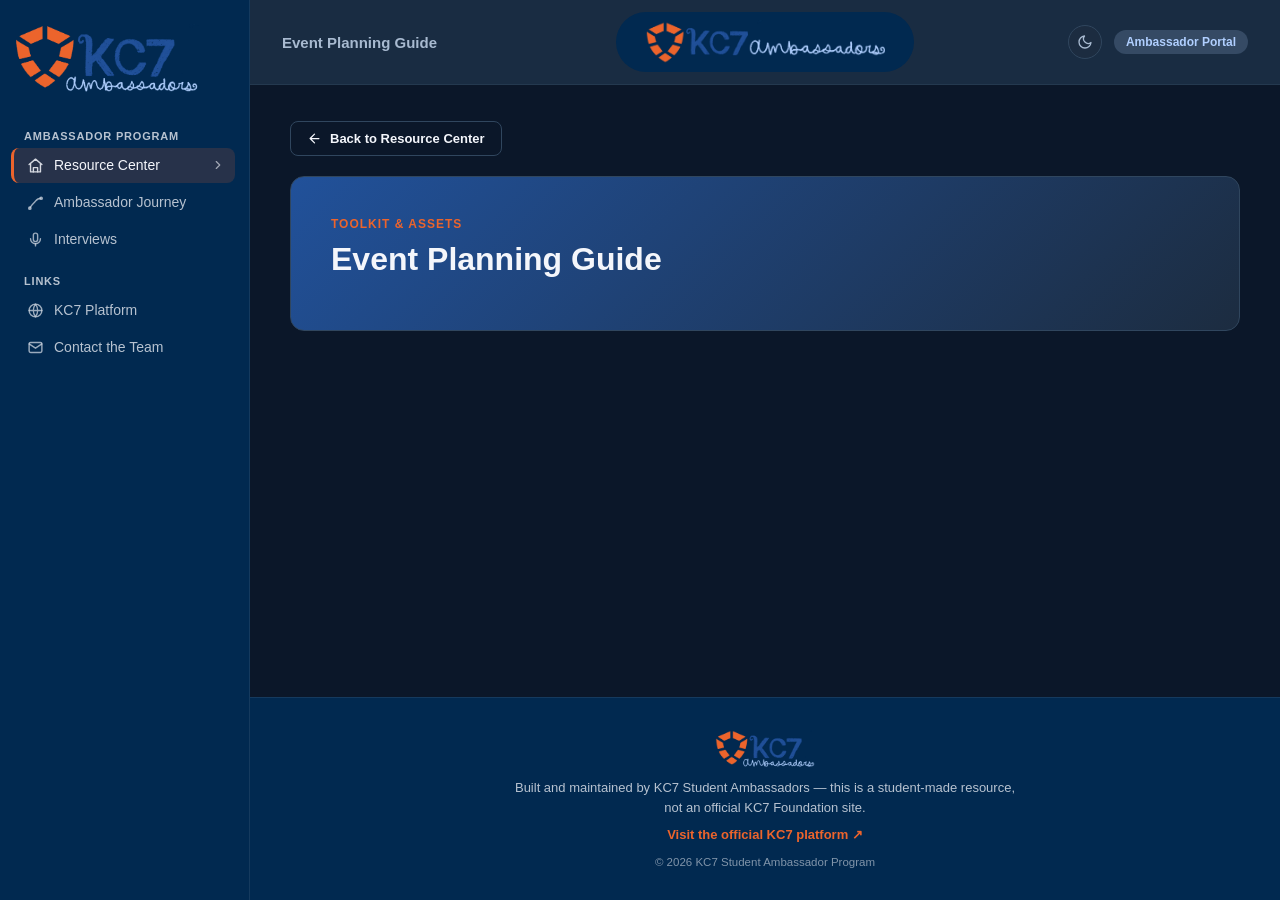
<file: toolkit-planning-guide.html>
<!DOCTYPE html>
<html lang="en">
<head>
<meta charset="UTF-8">
<meta name="viewport" content="width=device-width, initial-scale=1.0">
<title>Event Planning Guide | KC7</title>
<link rel="stylesheet" href="styles.css">
<script>
  try {
    if (localStorage.getItem('kc7-theme') === 'light') {
      document.documentElement.setAttribute('data-theme', 'light');
    }
  } catch (e) {}
</script>
</head>
<body>
<div class="layout">

  <aside class="sidebar">
    <div class="sidebar-logo">
      <img src="IMG_5801.PNG" alt="KC7 Ambassadors logo">
      <span>KC7</span>
    </div>

    <div class="nav-label">Ambassador Program</div>
    <div class="nav-item-wrap">
      <a class="nav-item active" href="index.html">
        <svg viewBox="0 0 24 24" fill="none" stroke="currentColor" stroke-width="2" stroke-linecap="round" stroke-linejoin="round"><path d="M3 10.5 12 3l9 7.5"/><path d="M5 9.5V21h14V9.5"/><path d="M9 21v-6h6v6"/></svg>
        Resource Center
        <svg class="nav-chevron" viewBox="0 0 24 24" fill="none" stroke="currentColor" stroke-width="2" stroke-linecap="round" stroke-linejoin="round"><path d="m9 6 6 6-6 6"/></svg>
      </a>
      <div class="nav-submenu">
        <div class="nav-submenu-label">Toolkit &amp; Assets</div>
        <a href="toolkit-handbook.html">Ambassador Handbook</a>
        <a href="toolkit-slide-deck.html">Event Slide Deck</a>
        <a href="toolkit-social-kit.html">Social Media Kit</a>
        <a href="toolkit-planning-guide.html">Event Planning Guide</a>
      </div>
    </div>
    <a class="nav-item" href="journey.html">
      <svg viewBox="0 0 24 24" fill="none" stroke="currentColor" stroke-width="2" stroke-linecap="round" stroke-linejoin="round"><path d="M4 20c3-6 5-6 8-10s5-4 8-4"/><circle cx="4" cy="20" r="1.6"/><circle cx="20" cy="6" r="1.6"/></svg>
      Ambassador Journey
    </a>
    <a class="nav-item" href="interviews.html">
      <svg viewBox="0 0 24 24" fill="none" stroke="currentColor" stroke-width="2" stroke-linecap="round" stroke-linejoin="round"><path d="M12 15a3 3 0 0 0 3-3V6a3 3 0 0 0-6 0v6a3 3 0 0 0 3 3z"/><path d="M19 11a7 7 0 0 1-14 0"/><path d="M12 18v3"/></svg>
      Interviews
    </a>

    <div class="nav-label">Links</div>
    <a class="nav-item" href="https://www.kc7cyber.com" target="_blank" rel="noopener">
      <svg viewBox="0 0 24 24" fill="none" stroke="currentColor" stroke-width="2" stroke-linecap="round" stroke-linejoin="round"><circle cx="12" cy="12" r="9"/><path d="M3 12h18M12 3a15 15 0 0 1 0 18 15 15 0 0 1 0-18z"/></svg>
      KC7 Platform
    </a>
    <a class="nav-item" href="mailto:ambassadors@kc7cyber.com">
      <svg viewBox="0 0 24 24" fill="none" stroke="currentColor" stroke-width="2" stroke-linecap="round" stroke-linejoin="round"><rect x="3" y="5" width="18" height="14" rx="2"/><path d="m3 7 9 6 9-6"/></svg>
      Contact the Team
    </a>
  </aside>

  <div class="main">
    <div class="topbar">
      <div class="topbar-title">Event Planning Guide</div>
      <div class="topbar-logo-wrap">
        <img src="IMG_5802.PNG" alt="KC7 Ambassadors logo" class="topbar-logo">
      </div>
      <div class="topbar-right">
        <button class="theme-toggle" type="button" aria-label="Toggle light and dark mode" title="Toggle light/dark mode">
          <svg class="icon-moon" viewBox="0 0 24 24" fill="none" stroke="currentColor" stroke-width="2" stroke-linecap="round" stroke-linejoin="round"><path d="M21 12.79A9 9 0 1 1 11.21 3 7 7 0 0 0 21 12.79z"/></svg>
          <svg class="icon-sun" viewBox="0 0 24 24" fill="none" stroke="currentColor" stroke-width="2" stroke-linecap="round" stroke-linejoin="round"><circle cx="12" cy="12" r="4"/><path d="M12 2v2M12 20v2M4.93 4.93l1.41 1.41M17.66 17.66l1.41 1.41M2 12h2M20 12h2M4.93 19.07l1.41-1.41M17.66 6.34l1.41-1.41"/></svg>
        </button>
        <div class="topbar-badge">Ambassador Portal</div>
      </div>
    </div>

    <div class="content">

      <a class="btn outline" href="index.html#toolkit">
        <svg viewBox="0 0 24 24" fill="none" stroke="currentColor" stroke-width="2" stroke-linecap="round" stroke-linejoin="round"><path d="M19 12H5M12 19l-7-7 7-7"/></svg>
        Back to Resource Center
      </a>

      <div class="hero" style="margin-top:20px;">
        <div class="hero-eyebrow">Toolkit &amp; Assets</div>
        <h1>Event Planning Guide</h1>
      </div>

    </div>

    <footer class="site-footer">
      <div class="footer-inner">
        <img src="IMG_5801.PNG" alt="KC7 Ambassadors logo" class="footer-logo">
        <p class="footer-tagline">Built and maintained by KC7 Student Ambassadors — this is a student-made resource, not an official KC7 Foundation site.</p>
        <a class="footer-link" href="https://kc7cyber.com" target="_blank" rel="noopener">Visit the official KC7 platform ↗</a>
        <p class="footer-copy">© 2026 KC7 Student Ambassador Program</p>
      </div>
    </footer>
  </div>
</div>
<script src="theme.js" defer></script>
</body>
</html>
</file>
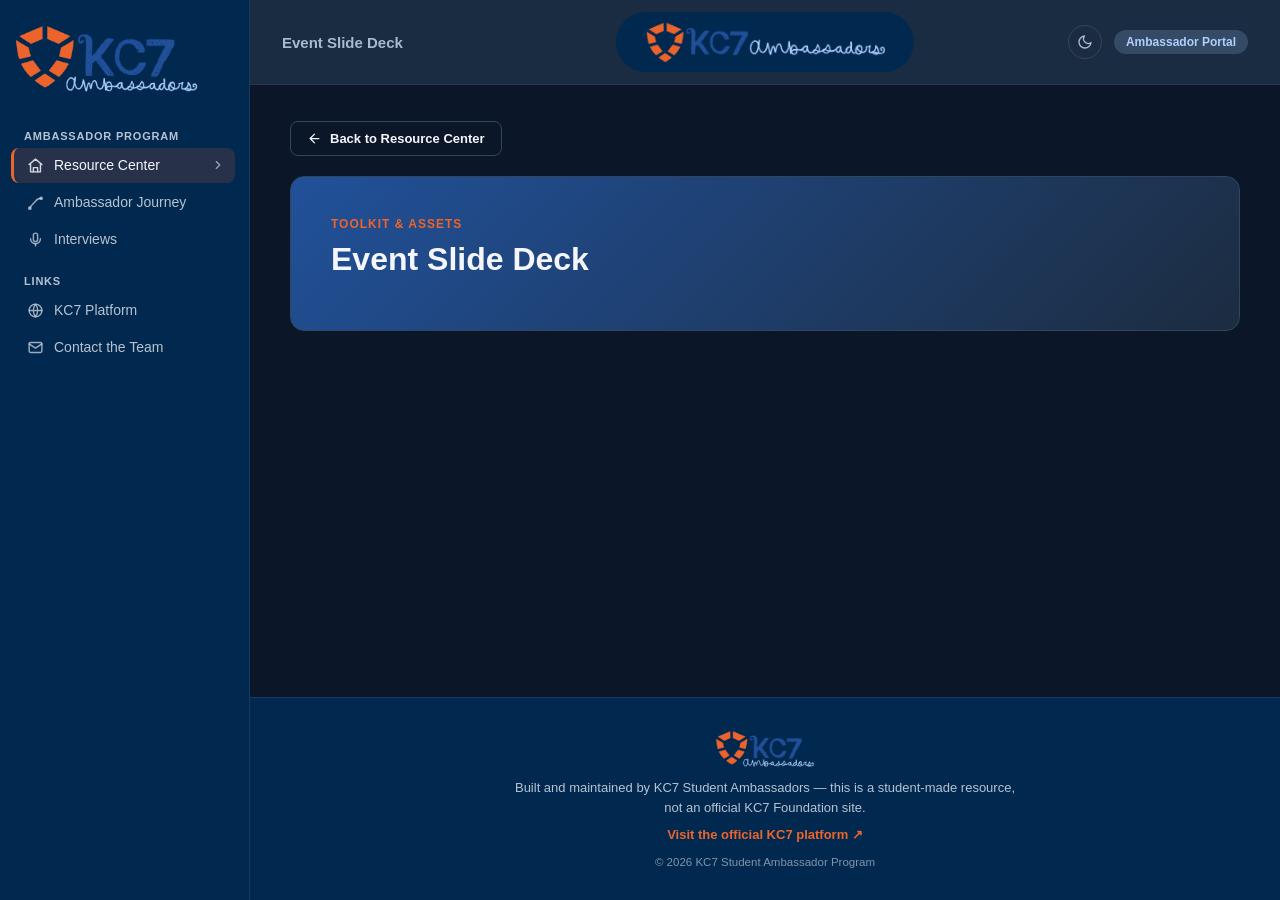
<file: toolkit-slide-deck.html>
<!DOCTYPE html>
<html lang="en">
<head>
<meta charset="UTF-8">
<meta name="viewport" content="width=device-width, initial-scale=1.0">
<title>Event Slide Deck | KC7</title>
<link rel="stylesheet" href="styles.css">
<script>
  try {
    if (localStorage.getItem('kc7-theme') === 'light') {
      document.documentElement.setAttribute('data-theme', 'light');
    }
  } catch (e) {}
</script>
</head>
<body>
<div class="layout">

  <aside class="sidebar">
    <div class="sidebar-logo">
      <img src="IMG_5801.PNG" alt="KC7 Ambassadors logo">
      <span>KC7</span>
    </div>

    <div class="nav-label">Ambassador Program</div>
    <div class="nav-item-wrap">
      <a class="nav-item active" href="index.html">
        <svg viewBox="0 0 24 24" fill="none" stroke="currentColor" stroke-width="2" stroke-linecap="round" stroke-linejoin="round"><path d="M3 10.5 12 3l9 7.5"/><path d="M5 9.5V21h14V9.5"/><path d="M9 21v-6h6v6"/></svg>
        Resource Center
        <svg class="nav-chevron" viewBox="0 0 24 24" fill="none" stroke="currentColor" stroke-width="2" stroke-linecap="round" stroke-linejoin="round"><path d="m9 6 6 6-6 6"/></svg>
      </a>
      <div class="nav-submenu">
        <div class="nav-submenu-label">Toolkit &amp; Assets</div>
        <a href="toolkit-handbook.html">Ambassador Handbook</a>
        <a href="toolkit-slide-deck.html">Event Slide Deck</a>
        <a href="toolkit-social-kit.html">Social Media Kit</a>
        <a href="toolkit-planning-guide.html">Event Planning Guide</a>
      </div>
    </div>
    <a class="nav-item" href="journey.html">
      <svg viewBox="0 0 24 24" fill="none" stroke="currentColor" stroke-width="2" stroke-linecap="round" stroke-linejoin="round"><path d="M4 20c3-6 5-6 8-10s5-4 8-4"/><circle cx="4" cy="20" r="1.6"/><circle cx="20" cy="6" r="1.6"/></svg>
      Ambassador Journey
    </a>
    <a class="nav-item" href="interviews.html">
      <svg viewBox="0 0 24 24" fill="none" stroke="currentColor" stroke-width="2" stroke-linecap="round" stroke-linejoin="round"><path d="M12 15a3 3 0 0 0 3-3V6a3 3 0 0 0-6 0v6a3 3 0 0 0 3 3z"/><path d="M19 11a7 7 0 0 1-14 0"/><path d="M12 18v3"/></svg>
      Interviews
    </a>

    <div class="nav-label">Links</div>
    <a class="nav-item" href="https://www.kc7cyber.com" target="_blank" rel="noopener">
      <svg viewBox="0 0 24 24" fill="none" stroke="currentColor" stroke-width="2" stroke-linecap="round" stroke-linejoin="round"><circle cx="12" cy="12" r="9"/><path d="M3 12h18M12 3a15 15 0 0 1 0 18 15 15 0 0 1 0-18z"/></svg>
      KC7 Platform
    </a>
    <a class="nav-item" href="mailto:ambassadors@kc7cyber.com">
      <svg viewBox="0 0 24 24" fill="none" stroke="currentColor" stroke-width="2" stroke-linecap="round" stroke-linejoin="round"><rect x="3" y="5" width="18" height="14" rx="2"/><path d="m3 7 9 6 9-6"/></svg>
      Contact the Team
    </a>
  </aside>

  <div class="main">
    <div class="topbar">
      <div class="topbar-title">Event Slide Deck</div>
      <div class="topbar-logo-wrap">
        <img src="IMG_5802.PNG" alt="KC7 Ambassadors logo" class="topbar-logo">
      </div>
      <div class="topbar-right">
        <button class="theme-toggle" type="button" aria-label="Toggle light and dark mode" title="Toggle light/dark mode">
          <svg class="icon-moon" viewBox="0 0 24 24" fill="none" stroke="currentColor" stroke-width="2" stroke-linecap="round" stroke-linejoin="round"><path d="M21 12.79A9 9 0 1 1 11.21 3 7 7 0 0 0 21 12.79z"/></svg>
          <svg class="icon-sun" viewBox="0 0 24 24" fill="none" stroke="currentColor" stroke-width="2" stroke-linecap="round" stroke-linejoin="round"><circle cx="12" cy="12" r="4"/><path d="M12 2v2M12 20v2M4.93 4.93l1.41 1.41M17.66 17.66l1.41 1.41M2 12h2M20 12h2M4.93 19.07l1.41-1.41M17.66 6.34l1.41-1.41"/></svg>
        </button>
        <div class="topbar-badge">Ambassador Portal</div>
      </div>
    </div>

    <div class="content">

      <a class="btn outline" href="index.html#toolkit">
        <svg viewBox="0 0 24 24" fill="none" stroke="currentColor" stroke-width="2" stroke-linecap="round" stroke-linejoin="round"><path d="M19 12H5M12 19l-7-7 7-7"/></svg>
        Back to Resource Center
      </a>

      <div class="hero" style="margin-top:20px;">
        <div class="hero-eyebrow">Toolkit &amp; Assets</div>
        <h1>Event Slide Deck</h1>
      </div>

    </div>

    <footer class="site-footer">
      <div class="footer-inner">
        <img src="IMG_5801.PNG" alt="KC7 Ambassadors logo" class="footer-logo">
        <p class="footer-tagline">Built and maintained by KC7 Student Ambassadors — this is a student-made resource, not an official KC7 Foundation site.</p>
        <a class="footer-link" href="https://kc7cyber.com" target="_blank" rel="noopener">Visit the official KC7 platform ↗</a>
        <p class="footer-copy">© 2026 KC7 Student Ambassador Program</p>
      </div>
    </footer>
  </div>
</div>
<script src="theme.js" defer></script>
</body>
</html>
</file>
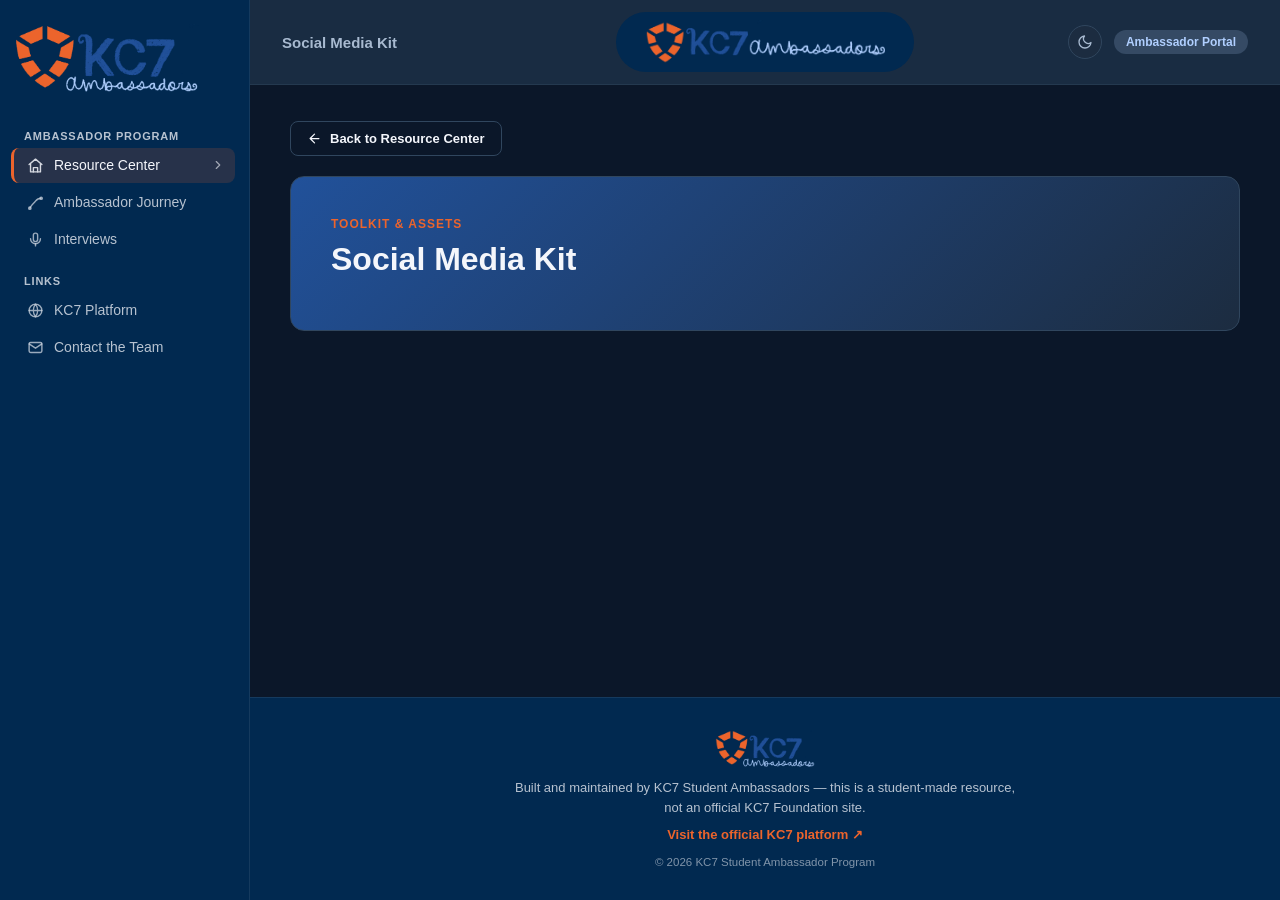
<file: toolkit-social-kit.html>
<!DOCTYPE html>
<html lang="en">
<head>
<meta charset="UTF-8">
<meta name="viewport" content="width=device-width, initial-scale=1.0">
<title>Social Media Kit | KC7</title>
<link rel="stylesheet" href="styles.css">
<script>
  try {
    if (localStorage.getItem('kc7-theme') === 'light') {
      document.documentElement.setAttribute('data-theme', 'light');
    }
  } catch (e) {}
</script>
</head>
<body>
<div class="layout">

  <aside class="sidebar">
    <div class="sidebar-logo">
      <img src="IMG_5801.PNG" alt="KC7 Ambassadors logo">
      <span>KC7</span>
    </div>

    <div class="nav-label">Ambassador Program</div>
    <div class="nav-item-wrap">
      <a class="nav-item active" href="index.html">
        <svg viewBox="0 0 24 24" fill="none" stroke="currentColor" stroke-width="2" stroke-linecap="round" stroke-linejoin="round"><path d="M3 10.5 12 3l9 7.5"/><path d="M5 9.5V21h14V9.5"/><path d="M9 21v-6h6v6"/></svg>
        Resource Center
        <svg class="nav-chevron" viewBox="0 0 24 24" fill="none" stroke="currentColor" stroke-width="2" stroke-linecap="round" stroke-linejoin="round"><path d="m9 6 6 6-6 6"/></svg>
      </a>
      <div class="nav-submenu">
        <div class="nav-submenu-label">Toolkit &amp; Assets</div>
        <a href="toolkit-handbook.html">Ambassador Handbook</a>
        <a href="toolkit-slide-deck.html">Event Slide Deck</a>
        <a href="toolkit-social-kit.html">Social Media Kit</a>
        <a href="toolkit-planning-guide.html">Event Planning Guide</a>
      </div>
    </div>
    <a class="nav-item" href="journey.html">
      <svg viewBox="0 0 24 24" fill="none" stroke="currentColor" stroke-width="2" stroke-linecap="round" stroke-linejoin="round"><path d="M4 20c3-6 5-6 8-10s5-4 8-4"/><circle cx="4" cy="20" r="1.6"/><circle cx="20" cy="6" r="1.6"/></svg>
      Ambassador Journey
    </a>
    <a class="nav-item" href="interviews.html">
      <svg viewBox="0 0 24 24" fill="none" stroke="currentColor" stroke-width="2" stroke-linecap="round" stroke-linejoin="round"><path d="M12 15a3 3 0 0 0 3-3V6a3 3 0 0 0-6 0v6a3 3 0 0 0 3 3z"/><path d="M19 11a7 7 0 0 1-14 0"/><path d="M12 18v3"/></svg>
      Interviews
    </a>

    <div class="nav-label">Links</div>
    <a class="nav-item" href="https://www.kc7cyber.com" target="_blank" rel="noopener">
      <svg viewBox="0 0 24 24" fill="none" stroke="currentColor" stroke-width="2" stroke-linecap="round" stroke-linejoin="round"><circle cx="12" cy="12" r="9"/><path d="M3 12h18M12 3a15 15 0 0 1 0 18 15 15 0 0 1 0-18z"/></svg>
      KC7 Platform
    </a>
    <a class="nav-item" href="mailto:ambassadors@kc7cyber.com">
      <svg viewBox="0 0 24 24" fill="none" stroke="currentColor" stroke-width="2" stroke-linecap="round" stroke-linejoin="round"><rect x="3" y="5" width="18" height="14" rx="2"/><path d="m3 7 9 6 9-6"/></svg>
      Contact the Team
    </a>
  </aside>

  <div class="main">
    <div class="topbar">
      <div class="topbar-title">Social Media Kit</div>
      <div class="topbar-logo-wrap">
        <img src="IMG_5802.PNG" alt="KC7 Ambassadors logo" class="topbar-logo">
      </div>
      <div class="topbar-right">
        <button class="theme-toggle" type="button" aria-label="Toggle light and dark mode" title="Toggle light/dark mode">
          <svg class="icon-moon" viewBox="0 0 24 24" fill="none" stroke="currentColor" stroke-width="2" stroke-linecap="round" stroke-linejoin="round"><path d="M21 12.79A9 9 0 1 1 11.21 3 7 7 0 0 0 21 12.79z"/></svg>
          <svg class="icon-sun" viewBox="0 0 24 24" fill="none" stroke="currentColor" stroke-width="2" stroke-linecap="round" stroke-linejoin="round"><circle cx="12" cy="12" r="4"/><path d="M12 2v2M12 20v2M4.93 4.93l1.41 1.41M17.66 17.66l1.41 1.41M2 12h2M20 12h2M4.93 19.07l1.41-1.41M17.66 6.34l1.41-1.41"/></svg>
        </button>
        <div class="topbar-badge">Ambassador Portal</div>
      </div>
    </div>

    <div class="content">

      <a class="btn outline" href="index.html#toolkit">
        <svg viewBox="0 0 24 24" fill="none" stroke="currentColor" stroke-width="2" stroke-linecap="round" stroke-linejoin="round"><path d="M19 12H5M12 19l-7-7 7-7"/></svg>
        Back to Resource Center
      </a>

      <div class="hero" style="margin-top:20px;">
        <div class="hero-eyebrow">Toolkit &amp; Assets</div>
        <h1>Social Media Kit</h1>
      </div>

    </div>

    <footer class="site-footer">
      <div class="footer-inner">
        <img src="IMG_5801.PNG" alt="KC7 Ambassadors logo" class="footer-logo">
        <p class="footer-tagline">Built and maintained by KC7 Student Ambassadors — this is a student-made resource, not an official KC7 Foundation site.</p>
        <a class="footer-link" href="https://kc7cyber.com" target="_blank" rel="noopener">Visit the official KC7 platform ↗</a>
        <p class="footer-copy">© 2026 KC7 Student Ambassador Program</p>
      </div>
    </footer>
  </div>
</div>
<script src="theme.js" defer></script>
</body>
</html>
</file>
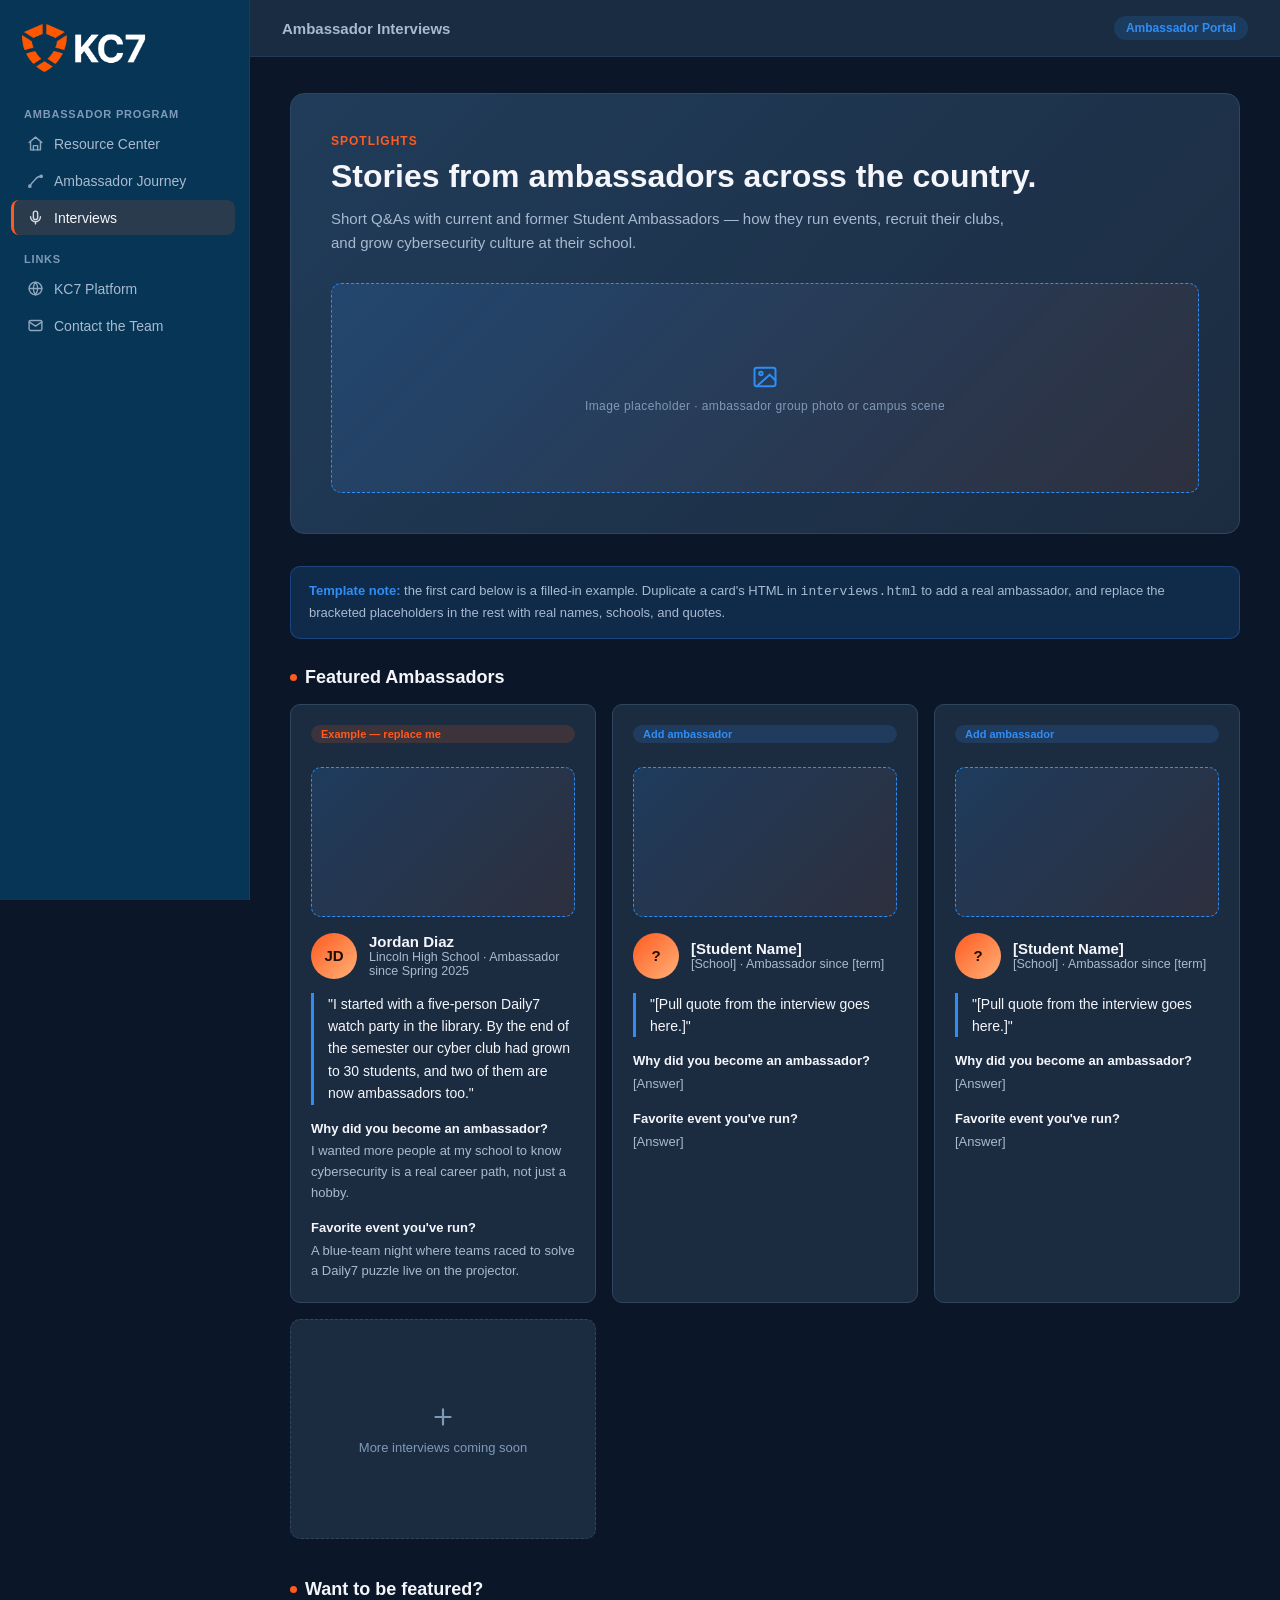
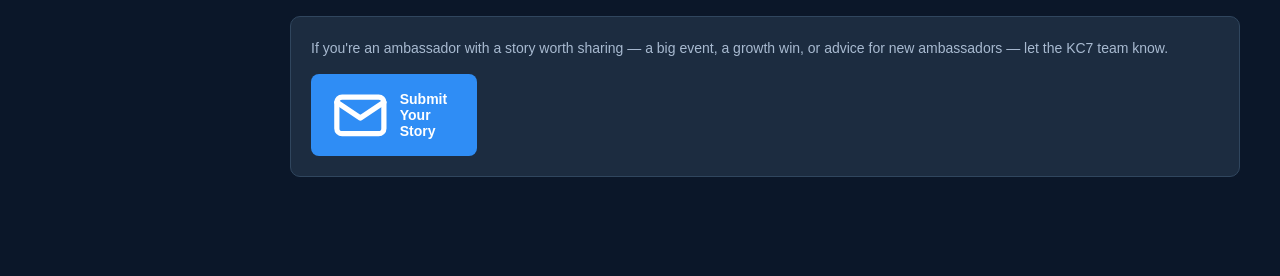
<file: KC7 Ambassador/interviews.html>
<!DOCTYPE html>
<html lang="en">
<head>
<meta charset="UTF-8">
<meta name="viewport" content="width=device-width, initial-scale=1.0">
<title>Interviews | KC7 Student Ambassador</title>
<link rel="stylesheet" href="styles.css">
</head>
<body>
<div class="layout">

  <aside class="sidebar">
    <div class="sidebar-logo">
      <img src="kc7logo.png" alt="KC7 logo">
      <span>KC7</span>
    </div>

    <div class="nav-label">Ambassador Program</div>
    <a class="nav-item" href="index.html">
      <svg viewBox="0 0 24 24" fill="none" stroke="currentColor" stroke-width="2" stroke-linecap="round" stroke-linejoin="round"><path d="M3 10.5 12 3l9 7.5"/><path d="M5 9.5V21h14V9.5"/><path d="M9 21v-6h6v6"/></svg>
      Resource Center
    </a>
    <a class="nav-item" href="journey.html">
      <svg viewBox="0 0 24 24" fill="none" stroke="currentColor" stroke-width="2" stroke-linecap="round" stroke-linejoin="round"><path d="M4 20c3-6 5-6 8-10s5-4 8-4"/><circle cx="4" cy="20" r="1.6"/><circle cx="20" cy="6" r="1.6"/></svg>
      Ambassador Journey
    </a>
    <a class="nav-item active" href="interviews.html">
      <svg viewBox="0 0 24 24" fill="none" stroke="currentColor" stroke-width="2" stroke-linecap="round" stroke-linejoin="round"><path d="M12 15a3 3 0 0 0 3-3V6a3 3 0 0 0-6 0v6a3 3 0 0 0 3 3z"/><path d="M19 11a7 7 0 0 1-14 0"/><path d="M12 18v3"/></svg>
      Interviews
    </a>

    <div class="nav-label">Links</div>
    <a class="nav-item" href="https://www.kc7cyber.com" target="_blank" rel="noopener">
      <svg viewBox="0 0 24 24" fill="none" stroke="currentColor" stroke-width="2" stroke-linecap="round" stroke-linejoin="round"><circle cx="12" cy="12" r="9"/><path d="M3 12h18M12 3a15 15 0 0 1 0 18 15 15 0 0 1 0-18z"/></svg>
      KC7 Platform
    </a>
    <a class="nav-item" href="mailto:ambassadors@kc7cyber.com">
      <svg viewBox="0 0 24 24" fill="none" stroke="currentColor" stroke-width="2" stroke-linecap="round" stroke-linejoin="round"><rect x="3" y="5" width="18" height="14" rx="2"/><path d="m3 7 9 6 9-6"/></svg>
      Contact the Team
    </a>
  </aside>

  <div class="main">
    <div class="topbar">
      <div class="topbar-title">Ambassador Interviews</div>
      <div class="topbar-badge">Ambassador Portal</div>
    </div>

    <div class="content">

      <div class="hero">
        <div class="hero-eyebrow">Spotlights</div>
        <h1>Stories from ambassadors across the country.</h1>
        <p>Short Q&amp;As with current and former Student Ambassadors — how they run events, recruit their clubs, and grow cybersecurity culture at their school.</p>
        <div class="image-placeholder hero-image" role="img" aria-label="Image placeholder for ambassador stories">
          <svg viewBox="0 0 24 24" fill="none" stroke="currentColor" stroke-width="1.7" stroke-linecap="round" stroke-linejoin="round"><rect x="3" y="4" width="18" height="16" rx="2"/><circle cx="8.5" cy="9" r="1.5"/><path d="m21 15-5-5L5 20"/></svg>
          <span>Image placeholder · ambassador group photo or campus scene</span>
        </div>
      </div>

      <div class="note-banner">
        <strong>Template note:</strong> the first card below is a filled-in example. Duplicate a card's HTML in <code>interviews.html</code> to add a real ambassador, and replace the bracketed placeholders in the rest with real names, schools, and quotes.
      </div>

      <div class="section">
        <div class="section-title"><span class="dot"></span>Featured Ambassadors</div>

        <div class="grid grid-3">

          <div class="card profile-card">
            <span class="pill orange">Example — replace me</span>
            <div class="image-placeholder profile-image" role="img" aria-label="Image placeholder for Jordan Diaz"></div>
            <div class="profile-head">
              <div class="avatar">JD</div>
              <div>
                <div class="profile-name">Jordan Diaz</div>
                <div class="profile-school">Lincoln High School · Ambassador since Spring 2025</div>
              </div>
            </div>
            <blockquote>"I started with a five-person Daily7 watch party in the library. By the end of the semester our cyber club had grown to 30 students, and two of them are now ambassadors too."</blockquote>
            <div class="qa">
              <strong>Why did you become an ambassador?</strong>
              I wanted more people at my school to know cybersecurity is a real career path, not just a hobby.
            </div>
            <div class="qa">
              <strong>Favorite event you've run?</strong>
              A blue-team night where teams raced to solve a Daily7 puzzle live on the projector.
            </div>
          </div>

          <div class="card profile-card">
            <span class="pill">Add ambassador</span>
            <div class="image-placeholder profile-image" role="img" aria-label="Image placeholder for a student ambassador"></div>
            <div class="profile-head">
              <div class="avatar">?</div>
              <div>
                <div class="profile-name">[Student Name]</div>
                <div class="profile-school">[School] · Ambassador since [term]</div>
              </div>
            </div>
            <blockquote>"[Pull quote from the interview goes here.]"</blockquote>
            <div class="qa">
              <strong>Why did you become an ambassador?</strong>
              [Answer]
            </div>
            <div class="qa">
              <strong>Favorite event you've run?</strong>
              [Answer]
            </div>
          </div>

          <div class="card profile-card">
            <span class="pill">Add ambassador</span>
            <div class="image-placeholder profile-image" role="img" aria-label="Image placeholder for a student ambassador"></div>
            <div class="profile-head">
              <div class="avatar">?</div>
              <div>
                <div class="profile-name">[Student Name]</div>
                <div class="profile-school">[School] · Ambassador since [term]</div>
              </div>
            </div>
            <blockquote>"[Pull quote from the interview goes here.]"</blockquote>
            <div class="qa">
              <strong>Why did you become an ambassador?</strong>
              [Answer]
            </div>
            <div class="qa">
              <strong>Favorite event you've run?</strong>
              [Answer]
            </div>
          </div>

          <div class="card add-card">
            <svg viewBox="0 0 24 24" fill="none" stroke="currentColor" stroke-width="2" stroke-linecap="round" stroke-linejoin="round"><path d="M12 5v14M5 12h14"/></svg>
            More interviews coming soon
          </div>

        </div>
      </div>

      <div class="section">
        <div class="section-title"><span class="dot"></span>Want to be featured?</div>
        <div class="card">
          <p style="color:var(--text-secondary); font-size:14px; line-height:1.6; margin:0 0 14px;">If you're an ambassador with a story worth sharing — a big event, a growth win, or advice for new ambassadors — let the KC7 team know.</p>
          <a class="btn" href="mailto:ambassadors@kc7cyber.com">
            <svg viewBox="0 0 24 24" fill="none" stroke="currentColor" stroke-width="2" stroke-linecap="round" stroke-linejoin="round"><rect x="3" y="5" width="18" height="14" rx="2"/><path d="m3 7 9 6 9-6"/></svg>
            Submit Your Story
          </a>
        </div>
      </div>

    </div>
  </div>
</div>
</body>
</html>
</file>
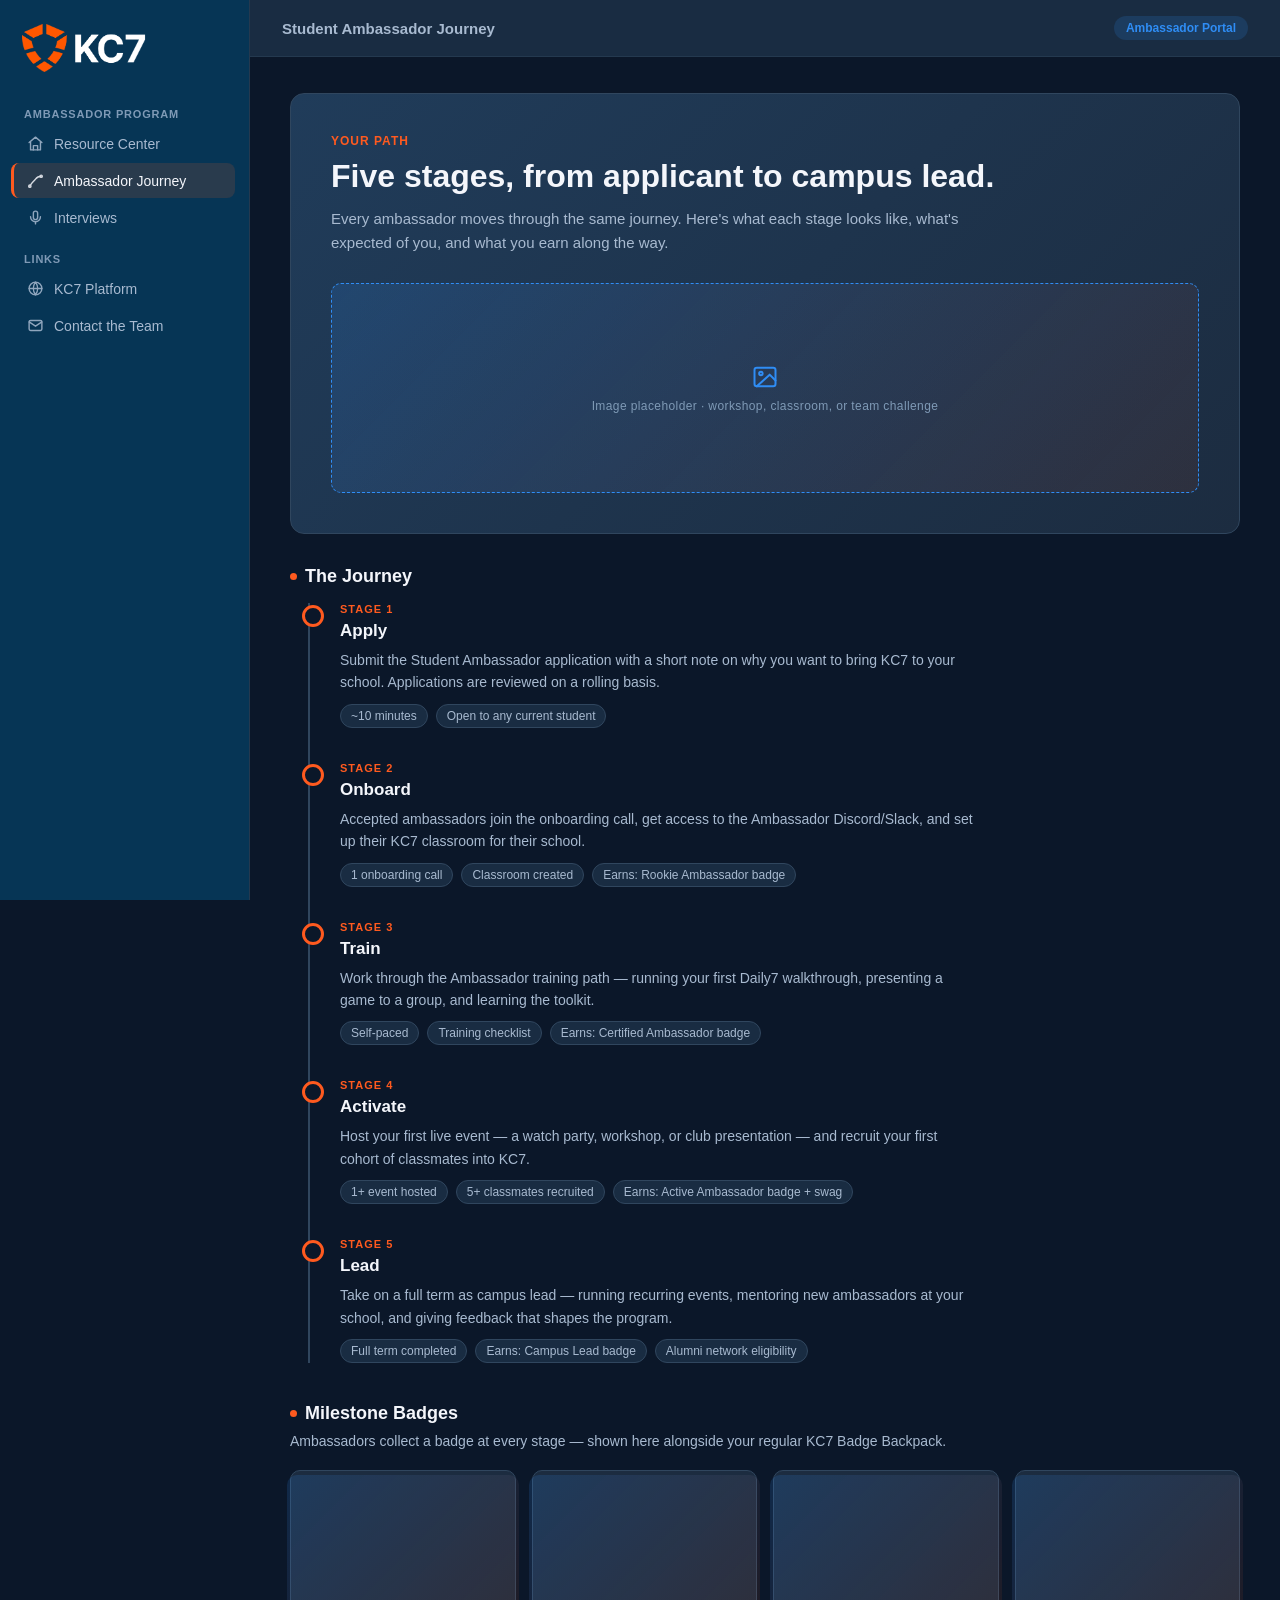
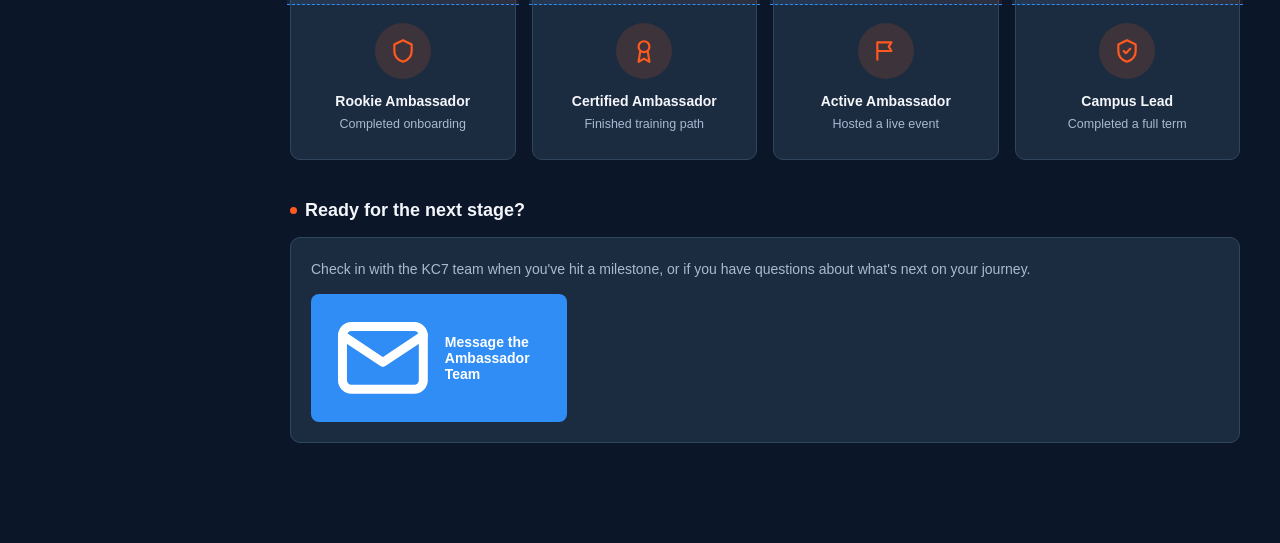
<file: KC7 Ambassador/journey.html>
<!DOCTYPE html>
<html lang="en">
<head>
<meta charset="UTF-8">
<meta name="viewport" content="width=device-width, initial-scale=1.0">
<title>Student Ambassador Journey | KC7</title>
<link rel="stylesheet" href="styles.css">
</head>
<body>
<div class="layout">

  <aside class="sidebar">
    <div class="sidebar-logo">
      <img src="kc7logo.png" alt="KC7 logo">
      <span>KC7</span>
    </div>

    <div class="nav-label">Ambassador Program</div>
    <a class="nav-item" href="index.html">
      <svg viewBox="0 0 24 24" fill="none" stroke="currentColor" stroke-width="2" stroke-linecap="round" stroke-linejoin="round"><path d="M3 10.5 12 3l9 7.5"/><path d="M5 9.5V21h14V9.5"/><path d="M9 21v-6h6v6"/></svg>
      Resource Center
    </a>
    <a class="nav-item active" href="journey.html">
      <svg viewBox="0 0 24 24" fill="none" stroke="currentColor" stroke-width="2" stroke-linecap="round" stroke-linejoin="round"><path d="M4 20c3-6 5-6 8-10s5-4 8-4"/><circle cx="4" cy="20" r="1.6"/><circle cx="20" cy="6" r="1.6"/></svg>
      Ambassador Journey
    </a>
    <a class="nav-item" href="interviews.html">
      <svg viewBox="0 0 24 24" fill="none" stroke="currentColor" stroke-width="2" stroke-linecap="round" stroke-linejoin="round"><path d="M12 15a3 3 0 0 0 3-3V6a3 3 0 0 0-6 0v6a3 3 0 0 0 3 3z"/><path d="M19 11a7 7 0 0 1-14 0"/><path d="M12 18v3"/></svg>
      Interviews
    </a>

    <div class="nav-label">Links</div>
    <a class="nav-item" href="https://www.kc7cyber.com" target="_blank" rel="noopener">
      <svg viewBox="0 0 24 24" fill="none" stroke="currentColor" stroke-width="2" stroke-linecap="round" stroke-linejoin="round"><circle cx="12" cy="12" r="9"/><path d="M3 12h18M12 3a15 15 0 0 1 0 18 15 15 0 0 1 0-18z"/></svg>
      KC7 Platform
    </a>
    <a class="nav-item" href="mailto:ambassadors@kc7cyber.com">
      <svg viewBox="0 0 24 24" fill="none" stroke="currentColor" stroke-width="2" stroke-linecap="round" stroke-linejoin="round"><rect x="3" y="5" width="18" height="14" rx="2"/><path d="m3 7 9 6 9-6"/></svg>
      Contact the Team
    </a>
  </aside>

  <div class="main">
    <div class="topbar">
      <div class="topbar-title">Student Ambassador Journey</div>
      <div class="topbar-badge">Ambassador Portal</div>
    </div>

    <div class="content">

      <div class="hero">
        <div class="hero-eyebrow">Your Path</div>
        <h1>Five stages, from applicant to campus lead.</h1>
        <p>Every ambassador moves through the same journey. Here's what each stage looks like, what's expected of you, and what you earn along the way.</p>
        <div class="image-placeholder hero-image" role="img" aria-label="Image placeholder for a KC7 ambassador workshop">
          <svg viewBox="0 0 24 24" fill="none" stroke="currentColor" stroke-width="1.7" stroke-linecap="round" stroke-linejoin="round"><rect x="3" y="4" width="18" height="16" rx="2"/><circle cx="8.5" cy="9" r="1.5"/><path d="m21 15-5-5L5 20"/></svg>
          <span>Image placeholder · workshop, classroom, or team challenge</span>
        </div>
      </div>

      <div class="section">
        <div class="section-title"><span class="dot"></span>The Journey</div>

        <div class="timeline">

          <div class="timeline-step">
            <div class="stage-num">Stage 1</div>
            <h3>Apply</h3>
            <p>Submit the Student Ambassador application with a short note on why you want to bring KC7 to your school. Applications are reviewed on a rolling basis.</p>
            <div class="tag-row">
              <span class="tag">~10 minutes</span>
              <span class="tag">Open to any current student</span>
            </div>
          </div>

          <div class="timeline-step">
            <div class="stage-num">Stage 2</div>
            <h3>Onboard</h3>
            <p>Accepted ambassadors join the onboarding call, get access to the Ambassador Discord/Slack, and set up their KC7 classroom for their school.</p>
            <div class="tag-row">
              <span class="tag">1 onboarding call</span>
              <span class="tag">Classroom created</span>
              <span class="tag">Earns: Rookie Ambassador badge</span>
            </div>
          </div>

          <div class="timeline-step">
            <div class="stage-num">Stage 3</div>
            <h3>Train</h3>
            <p>Work through the Ambassador training path — running your first Daily7 walkthrough, presenting a game to a group, and learning the toolkit.</p>
            <div class="tag-row">
              <span class="tag">Self-paced</span>
              <span class="tag">Training checklist</span>
              <span class="tag">Earns: Certified Ambassador badge</span>
            </div>
          </div>

          <div class="timeline-step">
            <div class="stage-num">Stage 4</div>
            <h3>Activate</h3>
            <p>Host your first live event — a watch party, workshop, or club presentation — and recruit your first cohort of classmates into KC7.</p>
            <div class="tag-row">
              <span class="tag">1+ event hosted</span>
              <span class="tag">5+ classmates recruited</span>
              <span class="tag">Earns: Active Ambassador badge + swag</span>
            </div>
          </div>

          <div class="timeline-step">
            <div class="stage-num">Stage 5</div>
            <h3>Lead</h3>
            <p>Take on a full term as campus lead — running recurring events, mentoring new ambassadors at your school, and giving feedback that shapes the program.</p>
            <div class="tag-row">
              <span class="tag">Full term completed</span>
              <span class="tag">Earns: Campus Lead badge</span>
              <span class="tag">Alumni network eligibility</span>
            </div>
          </div>

        </div>
      </div>

      <div class="section">
        <div class="section-title"><span class="dot"></span>Milestone Badges</div>
        <p class="section-sub">Ambassadors collect a badge at every stage — shown here alongside your regular KC7 Badge Backpack.</p>
        <div class="grid grid-4">
          <div class="card badge-card">
            <div class="image-placeholder card-image" role="img" aria-label="Image placeholder for the Rookie Ambassador badge"></div>
            <div class="badge-emblem"><svg viewBox="0 0 24 24" fill="none" stroke="currentColor" stroke-width="2" stroke-linecap="round" stroke-linejoin="round"><path d="M12 2 4 6v6c0 5 3.5 8.5 8 10 4.5-1.5 8-5 8-10V6l-8-4z"/></svg></div>
            <h3>Rookie Ambassador</h3>
            <p>Completed onboarding</p>
          </div>
          <div class="card badge-card">
            <div class="image-placeholder card-image" role="img" aria-label="Image placeholder for the Certified Ambassador badge"></div>
            <div class="badge-emblem"><svg viewBox="0 0 24 24" fill="none" stroke="currentColor" stroke-width="2" stroke-linecap="round" stroke-linejoin="round"><circle cx="12" cy="8" r="5"/><path d="M8.5 12.5 7 22l5-3 5 3-1.5-9.5"/></svg></div>
            <h3>Certified Ambassador</h3>
            <p>Finished training path</p>
          </div>
          <div class="card badge-card">
            <div class="image-placeholder card-image" role="img" aria-label="Image placeholder for the Active Ambassador badge"></div>
            <div class="badge-emblem"><svg viewBox="0 0 24 24" fill="none" stroke="currentColor" stroke-width="2" stroke-linecap="round" stroke-linejoin="round"><path d="M4 4v16M4 4h13l-2.5 4L17 12H4"/></svg></div>
            <h3>Active Ambassador</h3>
            <p>Hosted a live event</p>
          </div>
          <div class="card badge-card">
            <div class="image-placeholder card-image" role="img" aria-label="Image placeholder for the Campus Lead badge"></div>
            <div class="badge-emblem"><svg viewBox="0 0 24 24" fill="none" stroke="currentColor" stroke-width="2" stroke-linecap="round" stroke-linejoin="round"><path d="M12 2 4 6v6c0 5 3.5 8.5 8 10 4.5-1.5 8-5 8-10V6l-8-4z"/><path d="m9 12 2 2 4-4"/></svg></div>
            <h3>Campus Lead</h3>
            <p>Completed a full term</p>
          </div>
        </div>
      </div>

      <div class="section">
        <div class="section-title"><span class="dot"></span>Ready for the next stage?</div>
        <div class="card">
          <p style="color:var(--text-secondary); font-size:14px; line-height:1.6; margin:0 0 14px;">Check in with the KC7 team when you've hit a milestone, or if you have questions about what's next on your journey.</p>
          <a class="btn" href="mailto:ambassadors@kc7cyber.com">
            <svg viewBox="0 0 24 24" fill="none" stroke="currentColor" stroke-width="2" stroke-linecap="round" stroke-linejoin="round"><rect x="3" y="5" width="18" height="14" rx="2"/><path d="m3 7 9 6 9-6"/></svg>
            Message the Ambassador Team
          </a>
        </div>
      </div>

    </div>
  </div>
</div>
</body>
</html>
</file>
<file: styles.css>
:root {
  --bg: #0b1729;
  --bg-sidebar: #012950;
  --bg-topbar: #192c42;
  --bg-card: #1c2c40;
  --bg-card-hover: #223b57;
  --border: #30465e;
  --border-soft: #24394f;
  --text-primary: #f4f6fb;
  --text-secondary: #a8bad0;
  --text-muted: #7f9ab6;
  --orange: #ec642c;
  --orange-dim: rgba(236, 100, 44, 0.16);
  --blue: #b0cfff;
  --blue-dim: rgba(176, 207, 255, 0.18);
  --blue-deep: #21519a;
  --radius: 10px;
  --sidebar-w: 250px;
  --sidebar-text: rgba(244, 246, 251, 0.75);
  --sidebar-text-strong: #f4f6fb;
  --sidebar-hover-bg: rgba(255, 255, 255, 0.08);
  --sidebar-border: rgba(255, 255, 255, 0.08);
  --sidebar-card: #073a66;
}

:root[data-theme="light"] {
  --bg: #f3f6fa;
  --bg-topbar: #ffffff;
  --bg-card: #ffffff;
  --bg-card-hover: #eef3f9;
  --border: #dbe3ee;
  --border-soft: #e6ecf3;
  --text-primary: #0b1d33;
  --text-secondary: #4a5b72;
  --text-muted: #7c8ba0;
  --orange: #ec642c;
  --orange-dim: rgba(236, 100, 44, 0.12);
  --blue: #1f5aa8;
  --blue-dim: rgba(31, 90, 168, 0.1);
  --blue-deep: #012950;
}

* { box-sizing: border-box; }

html, body {
  margin: 0;
  padding: 0;
  background: var(--bg);
  color: var(--text-primary);
  font-family: -apple-system, BlinkMacSystemFont, "Segoe UI", Roboto, Helvetica, Arial, sans-serif;
}

@view-transition {
  navigation: auto;
}

html,
body,
.sidebar,
.topbar,
.card,
.hero,
.nav-item,
.btn,
.tag,
.pill,
.image-placeholder,
.video-placeholder,
.site-footer {
  transition: background-color .25s ease, color .25s ease, border-color .25s ease;
}

.content {
  animation: page-fade-in .35s ease both;
}

@keyframes page-fade-in {
  from { opacity: 0; transform: translateY(6px); }
  to { opacity: 1; transform: translateY(0); }
}

@media (prefers-reduced-motion: reduce) {
  .content { animation: none; }
}

body::before,
body::after {
  content: "";
  position: fixed;
  inset: 0;
  z-index: -1;
  pointer-events: none;
}

body::before {
  background:
    radial-gradient(circle at 15% 20%, rgba(236, 100, 44, 0.26), transparent 45%),
    radial-gradient(circle at 85% 15%, rgba(176, 207, 255, 0.24), transparent 48%),
    radial-gradient(circle at 30% 85%, rgba(176, 207, 255, 0.18), transparent 44%),
    radial-gradient(circle at 80% 80%, rgba(236, 100, 44, 0.2), transparent 44%);
  background-size: 180% 180%;
  animation: bg-drift 24s ease-in-out infinite alternate;
}

body::after {
  background-image:
    linear-gradient(var(--blue) 1px, transparent 1px),
    linear-gradient(90deg, var(--blue) 1px, transparent 1px);
  background-size: 46px 46px;
  opacity: 0.07;
  animation: bg-pan 40s linear infinite;
}

:root[data-theme="light"] body::before {
  background:
    radial-gradient(circle at 15% 20%, rgba(236, 100, 44, 0.12), transparent 45%),
    radial-gradient(circle at 85% 15%, rgba(31, 90, 168, 0.12), transparent 48%),
    radial-gradient(circle at 30% 85%, rgba(31, 90, 168, 0.09), transparent 44%),
    radial-gradient(circle at 80% 80%, rgba(236, 100, 44, 0.09), transparent 44%);
}

:root[data-theme="light"] body::after {
  opacity: 0.045;
}

@keyframes bg-drift {
  0%   { background-position: 0% 0%, 100% 0%, 0% 100%, 100% 100%; }
  50%  { background-position: 15% 15%, 85% 20%, 20% 80%, 80% 85%; }
  100% { background-position: 5% 25%, 95% 5%, 10% 90%, 90% 75%; }
}

@keyframes bg-pan {
  from { background-position: 0 0, 0 0; }
  to   { background-position: 46px 46px, 46px 46px; }
}

@media (prefers-reduced-motion: reduce) {
  body::before,
  body::after {
    animation: none;
  }
}

a { color: inherit; text-decoration: none; }

.layout {
  display: flex;
  min-height: 100vh;
}

/* ---------- Sidebar ---------- */
.sidebar {
  width: var(--sidebar-w);
  flex-shrink: 0;
  background: var(--bg-sidebar);
  border-right: 1px solid var(--sidebar-border);
  height: 100vh;
  padding: 20px 14px 24px;
  position: fixed;
  top: 0;
  left: 0;
  overflow-y: auto;
  z-index: 10;
}

.sidebar-logo {
  display: flex;
  align-items: center;
  gap: 10px;
  padding: 4px 0 20px;
}

.sidebar-logo img {
  display: block;
  width: 185px;
  height: auto;
  max-width: 100%;
  transition: opacity 0.2s ease;
}

.sidebar-logo:hover img {
  opacity: 0.85;
}

.sidebar-logo span {
  display: none;
}

.nav-label {
  font-size: 11px;
  font-weight: 700;
  letter-spacing: 0.8px;
  color: var(--sidebar-text);
  text-transform: uppercase;
  padding: 16px 10px 6px;
}

.nav-item {
  display: flex;
  align-items: center;
  gap: 10px;
  padding: 9px 10px;
  border-radius: 8px;
  color: var(--sidebar-text);
  font-size: 14px;
  font-weight: 500;
  border-left: 3px solid transparent;
  margin-bottom: 2px;
  transition: background-color 0.15s ease, color 0.15s ease;
}

.nav-item svg {
  width: 17px;
  height: 17px;
  flex-shrink: 0;
  opacity: 0.85;
}

.nav-item:hover {
  background: var(--sidebar-hover-bg);
  color: var(--sidebar-text-strong);
}

.nav-item.active {
  background: var(--orange-dim);
  border-left: 3px solid var(--orange);
  color: var(--sidebar-text-strong);
  margin-left: -3px;
  padding-left: 13px;
}

.nav-item-wrap {
  position: relative;
}

.nav-item-wrap .nav-chevron {
  width: 14px;
  height: 14px;
  margin-left: auto;
  opacity: 0.6;
  flex-shrink: 0;
  transition: transform 0.15s ease;
}

.nav-item-wrap:hover .nav-chevron {
  transform: rotate(90deg);
}

.nav-submenu {
  display: none;
  margin: 2px 0 4px 32px;
  padding-left: 12px;
  border-left: 1px solid var(--sidebar-border);
}

.nav-item-wrap:hover .nav-submenu,
.nav-item-wrap:focus-within .nav-submenu {
  display: block;
}

.nav-submenu a {
  display: block;
  padding: 7px 10px;
  border-radius: 6px;
  font-size: 13px;
  font-weight: 500;
  color: var(--sidebar-text);
}

.nav-submenu a:hover {
  background: var(--sidebar-hover-bg);
  color: var(--sidebar-text-strong);
}

.nav-submenu .nav-submenu-label {
  font-size: 10.5px;
  font-weight: 700;
  letter-spacing: 0.6px;
  text-transform: uppercase;
  color: var(--sidebar-text);
  opacity: 0.6;
  padding: 6px 10px 2px;
}

/* ---------- Topbar ---------- */
.main {
  flex: 1;
  min-width: 0;
  margin-left: var(--sidebar-w);
  display: flex;
  flex-direction: column;
}

.topbar {
  background: var(--bg-topbar);
  border-bottom: 1px solid var(--border-soft);
  padding: 12px 32px;
  display: grid;
  grid-template-columns: 1fr auto 1fr;
  align-items: center;
  column-gap: 20px;
}

.topbar-logo-wrap {
  justify-self: center;
  display: flex;
  align-items: center;
  background: var(--bg-sidebar);
  padding: 8px 20px;
  border-radius: 999px;
  transition: transform 0.2s ease;
}

.topbar-logo-wrap:hover {
  transform: scale(1.03);
}

.topbar-logo {
  display: block;
  height: 44px;
  width: auto;
}

.topbar-title {
  justify-self: start;
  font-size: 15px;
  font-weight: 600;
  color: var(--text-secondary);
}

.topbar-right {
  justify-self: end;
  display: flex;
  align-items: center;
  gap: 12px;
}

.theme-toggle {
  width: 34px;
  height: 34px;
  border-radius: 50%;
  border: 1px solid var(--border);
  background: var(--bg-card);
  color: var(--text-secondary);
  display: flex;
  align-items: center;
  justify-content: center;
  cursor: pointer;
  transition: background-color 0.2s ease, color 0.2s ease, border-color 0.2s ease;
}

.theme-toggle:hover {
  color: var(--text-primary);
  border-color: var(--blue);
}

.theme-toggle svg {
  width: 16px;
  height: 16px;
}

.theme-toggle .icon-sun { display: none; }

:root[data-theme="light"] .theme-toggle .icon-moon { display: none; }
:root[data-theme="light"] .theme-toggle .icon-sun { display: block; }

.topbar-badge {
  background: var(--blue-dim);
  color: var(--blue);
  font-size: 12px;
  font-weight: 700;
  padding: 5px 12px;
  border-radius: 999px;
}

/* ---------- Content ---------- */
.content {
  padding: 36px 40px 60px;
  max-width: 1180px;
  width: 100%;
  margin: 0 auto;
}

.hero {
  background: linear-gradient(135deg, var(--blue-deep) 0%, var(--bg-card) 100%);
  border: 1px solid var(--border);
  border-radius: 14px;
  padding: 40px;
  margin-bottom: 32px;
}

:root[data-theme="light"] .hero {
  background: linear-gradient(135deg, #e4ecf9 0%, var(--bg-card) 100%);
}

.hero-eyebrow {
  color: var(--orange);
  font-size: 12px;
  font-weight: 700;
  letter-spacing: 1px;
  text-transform: uppercase;
  margin-bottom: 10px;
}

.hero h1 {
  font-size: 32px;
  margin: 0 0 12px;
  color: var(--text-primary);
}

.hero p {
  color: var(--text-secondary);
  font-size: 15px;
  max-width: 680px;
  line-height: 1.6;
  margin: 0;
}

.image-placeholder {
  min-height: 170px;
  border: 1px dashed var(--blue);
  border-radius: var(--radius);
  background: linear-gradient(135deg, var(--blue-dim), rgba(236, 100, 44, 0.08));
  color: var(--text-muted);
  display: flex;
  align-items: center;
  justify-content: center;
  flex-direction: column;
  gap: 8px;
  text-align: center;
  font-size: 12px;
  letter-spacing: 0.4px;
}

.image-placeholder svg {
  width: 28px;
  height: 28px;
  color: var(--blue);
}

.hero-image-figure {
  margin: 28px 0 0;
}

.hero-image {
  display: block;
  width: 100%;
  height: auto;
  object-fit: contain;
  border-radius: calc(var(--radius) - 3px);
  border: 4px solid transparent;
  background: linear-gradient(var(--bg-card), var(--bg-card)) padding-box,
              linear-gradient(135deg, var(--orange) 0%, var(--blue) 100%) border-box;
}

.hero-image-caption {
  margin: 8px 0 0;
  color: var(--text-muted);
  font-size: 12px;
  text-align: center;
}

.mission-card {
  border-top: 3px solid var(--orange);
  border-bottom: 3px solid var(--blue);
}

.mission-quote {
  margin: 12px 0 0;
  padding: 16px 20px;
  border-left: 3px solid var(--orange);
  background: rgba(236, 100, 44, 0.08);
  border-radius: 0 var(--radius) var(--radius) 0;
  color: var(--text-primary);
  font-size: 15px;
  font-style: italic;
  line-height: 1.6;
  max-width: 680px;
}

.card-image {
  min-height: 130px;
  margin: -20px -20px 18px;
  border-radius: var(--radius) var(--radius) 0 0;
  border-width: 0 0 1px;
}

.section {
  margin-bottom: 40px;
}

.section-title {
  display: flex;
  align-items: center;
  gap: 8px;
  font-size: 18px;
  font-weight: 700;
  color: var(--text-primary);
  margin-bottom: 16px;
}

.section-title .dot {
  width: 7px;
  height: 7px;
  border-radius: 50%;
  background: var(--orange);
}

.section-sub {
  color: var(--text-secondary);
  font-size: 14px;
  margin: -10px 0 18px;
  max-width: 680px;
  line-height: 1.6;
}

/* ---------- Grid / Cards ---------- */
.grid {
  display: grid;
  gap: 16px;
}

.grid-2 { grid-template-columns: repeat(2, 1fr); }
.grid-3 { grid-template-columns: repeat(3, 1fr); }
.grid-4 { grid-template-columns: repeat(4, 1fr); }

.card {
  background: var(--bg-card);
  border: 1px solid var(--border);
  border-radius: var(--radius);
  padding: 20px;
}

.card-link {
  display: block;
  transition: background 0.15s, border-color 0.15s;
}

.card-link:hover {
  background: var(--bg-card-hover);
  border-color: var(--blue);
}

.card-icon {
  width: 36px;
  height: 36px;
  border-radius: 8px;
  background: var(--orange-dim);
  display: flex;
  align-items: center;
  justify-content: center;
  margin-bottom: 14px;
}

.card-icon svg { width: 18px; height: 18px; color: var(--orange); }

.card-icon.blue { background: var(--blue-dim); }
.card-icon.blue svg { color: var(--blue); }

.card h3 {
  font-size: 15px;
  margin: 0 0 6px;
  color: var(--text-primary);
}

.card p {
  font-size: 13px;
  color: var(--text-secondary);
  margin: 0;
  line-height: 1.55;
}

.pill {
  display: inline-block;
  font-size: 11px;
  font-weight: 700;
  padding: 3px 10px;
  border-radius: 999px;
  background: var(--blue-dim);
  color: var(--blue);
  margin-bottom: 10px;
}

.pill.orange { background: var(--orange-dim); color: var(--orange); }

ul.check-list {
  list-style: none;
  margin: 0;
  padding: 0;
}

ul.check-list li {
  display: flex;
  gap: 10px;
  padding: 10px 0;
  border-bottom: 1px solid var(--border-soft);
  color: var(--text-secondary);
  font-size: 14px;
  line-height: 1.5;
}

ul.check-list li:last-child { border-bottom: none; }

ul.check-list li svg {
  width: 15px;
  height: 15px;
  flex-shrink: 0;
  margin-top: 3px;
  color: var(--orange);
}

ul.check-list li strong { color: var(--text-primary); }

.btn {
  display: inline-flex;
  align-items: center;
  gap: 8px;
  background: var(--blue-deep);
  color: #fff;
  font-size: 13px;
  font-weight: 600;
  padding: 9px 16px;
  border-radius: 8px;
  border: none;
  cursor: pointer;
  transition: background-color 0.15s ease;
}

.btn svg {
  width: 15px;
  height: 15px;
  flex-shrink: 0;
}

.btn:hover { background: #2a63b4; }

.btn.outline {
  background: transparent;
  border: 1px solid var(--border);
  color: var(--text-primary);
}

.btn.outline:hover { border-color: var(--blue); color: var(--blue); }

/* ---------- Journey timeline ---------- */
.timeline {
  position: relative;
  margin-left: 18px;
  padding-left: 30px;
  border-left: 2px solid var(--border);
}

.timeline-step {
  position: relative;
  padding-bottom: 34px;
}

.timeline-step:last-child { padding-bottom: 0; }

.timeline-step::before {
  content: "";
  position: absolute;
  left: -38px;
  top: 2px;
  width: 16px;
  height: 16px;
  border-radius: 50%;
  background: var(--bg);
  border: 3px solid var(--orange);
}

.timeline-step .stage-num {
  font-size: 11px;
  font-weight: 700;
  color: var(--orange);
  letter-spacing: 1px;
  text-transform: uppercase;
  margin-bottom: 6px;
}

.timeline-step h3 {
  margin: 0 0 8px;
  font-size: 17px;
}

.timeline-step p {
  color: var(--text-secondary);
  font-size: 14px;
  line-height: 1.6;
  margin: 0 0 10px;
  max-width: 640px;
}

.tag-row {
  display: flex;
  flex-wrap: wrap;
  gap: 8px;
}

.tag {
  font-size: 12px;
  color: var(--text-secondary);
  background: var(--bg-topbar);
  border: 1px solid var(--border);
  padding: 4px 10px;
  border-radius: 999px;
}

/* ---------- Badges ---------- */
.badge-card {
  text-align: center;
  padding: 24px 16px;
}

.badge-emblem {
  width: 56px;
  height: 56px;
  margin: 0 auto 14px;
  border-radius: 50%;
  background: var(--orange-dim);
  display: flex;
  align-items: center;
  justify-content: center;
}

.badge-emblem svg { width: 26px; height: 26px; color: var(--orange); }

.badge-card h3 { font-size: 14px; margin: 0 0 6px; }
.badge-card p { font-size: 12.5px; color: var(--text-secondary); margin: 0; }

/* ---------- Interview cards ---------- */
.profile-card {
  display: flex;
  flex-direction: column;
  gap: 14px;
}

.profile-head {
  display: flex;
  align-items: center;
  gap: 12px;
}

.video-placeholder {
  min-height: 170px;
  margin-bottom: 2px;
  border: 1px dashed var(--blue);
  border-radius: var(--radius);
  background: var(--blue-dim);
  color: var(--text-muted);
  display: flex;
  align-items: center;
  justify-content: center;
  gap: 8px;
  font-size: 12px;
  letter-spacing: 0.3px;
  text-align: center;
}

.video-placeholder svg {
  width: 20px;
  height: 20px;
  color: var(--blue);
  flex-shrink: 0;
}

/* Swap a .video-placeholder for this once a real YouTube link is ready — see the
   HTML comment above each profile card's video-placeholder for the exact markup. */
.video-embed {
  position: relative;
  width: 100%;
  padding-top: 56.25%; /* 16:9 */
  border-radius: var(--radius);
  overflow: hidden;
  margin-bottom: 2px;
  background: var(--bg-card-hover);
}

.video-embed iframe {
  position: absolute;
  inset: 0;
  width: 100%;
  height: 100%;
  border: 0;
}

.avatar {
  width: 46px;
  height: 46px;
  border-radius: 50%;
  background: linear-gradient(135deg, var(--orange), #ffb27a);
  display: flex;
  align-items: center;
  justify-content: center;
  font-weight: 700;
  color: #1a0e05;
  font-size: 15px;
  flex-shrink: 0;
}

img.avatar {
  object-fit: cover;
  border: 1px solid var(--border);
}

.profile-name { font-size: 15px; font-weight: 700; }
.profile-school { font-size: 12.5px; color: var(--text-secondary); }

.profile-card blockquote {
  margin: 0;
  font-size: 14px;
  line-height: 1.6;
  color: var(--text-primary);
  border-left: 3px solid var(--blue);
  padding-left: 14px;
}

.qa {
  font-size: 13px;
  color: var(--text-secondary);
  line-height: 1.6;
}

.qa strong { color: var(--text-primary); display: block; margin-bottom: 2px; }

.add-card {
  display: flex;
  align-items: center;
  justify-content: center;
  flex-direction: column;
  gap: 10px;
  border: 1px dashed var(--border);
  color: var(--text-muted);
  min-height: 220px;
  font-size: 13px;
  text-align: center;
}

.add-card svg { width: 26px; height: 26px; }

.note-banner {
  background: var(--blue-dim);
  border: 1px solid rgba(176, 207, 255, 0.35);
  color: var(--text-secondary);
  border-radius: var(--radius);
  padding: 14px 18px;
  font-size: 13px;
  line-height: 1.6;
  margin-bottom: 28px;
}

.note-banner strong { color: var(--blue); }

/* ---------- Footer ---------- */
.site-footer {
  background: var(--bg-sidebar);
  border-top: 1px solid var(--sidebar-border);
  padding: 32px 40px;
  margin-top: auto;
}

.footer-inner {
  max-width: 1180px;
  margin: 0 auto;
  display: flex;
  flex-direction: column;
  align-items: center;
  gap: 10px;
  text-align: center;
}

.footer-logo {
  height: 38px;
  width: auto;
}

.footer-tagline {
  font-size: 13px;
  color: var(--sidebar-text);
  max-width: 520px;
  line-height: 1.5;
  margin: 0;
}

.footer-link {
  font-size: 13px;
  font-weight: 700;
  color: var(--orange);
  transition: color 0.15s ease;
}

.footer-link:hover {
  color: #ffb37e;
}

.footer-copy {
  font-size: 11.5px;
  color: var(--sidebar-text);
  opacity: 0.7;
  margin: 4px 0 0;
}

@media (max-width: 900px) {
  .sidebar {
    position: static;
    width: 100%;
    height: auto;
    min-height: 0;
    border-right: none;
    border-bottom: 1px solid var(--sidebar-border);
  }

  .layout { display: block; }
  .main { margin-left: 0; }

  .grid-2, .grid-3, .grid-4 { grid-template-columns: 1fr; }
  .content { padding: 26px 20px 48px; }
  .hero { padding: 26px; }

  .topbar {
    grid-template-columns: 1fr;
    justify-items: center;
    row-gap: 10px;
    text-align: center;
    padding: 16px 20px;
  }

  .topbar-title,
  .topbar-right {
    justify-self: center;
  }

  .nav-submenu {
    display: block;
    position: static;
    box-shadow: none;
    border: none;
    background: transparent;
    margin: 0 0 4px 20px;
    padding: 0;
  }

  .nav-item-wrap .nav-chevron {
    display: none;
  }
}
</file>
<file: KC7 Ambassador/styles.css>
:root {
  --bg: #0b1729;
  --bg-sidebar: #063555;
  --bg-topbar: #192c42;
  --bg-card: #1c2c40;
  --bg-card-hover: #223b57;
  --border: #30465e;
  --border-soft: #24394f;
  --text-primary: #f4f6fb;
  --text-secondary: #a8bad0;
  --text-muted: #7f9ab6;
  --orange: #ff5a1f;
  --orange-dim: rgba(255, 90, 31, 0.14);
  --blue: #2f8df5;
  --blue-dim: rgba(47, 141, 245, 0.16);
  --radius: 10px;
  --sidebar-w: 250px;
}

* { box-sizing: border-box; }

html, body {
  margin: 0;
  padding: 0;
  background: var(--bg);
  color: var(--text-primary);
  font-family: -apple-system, BlinkMacSystemFont, "Segoe UI", Roboto, Helvetica, Arial, sans-serif;
}

a { color: inherit; text-decoration: none; }

.layout {
  display: flex;
  min-height: 100vh;
}

/* ---------- Sidebar ---------- */
.sidebar {
  width: var(--sidebar-w);
  flex-shrink: 0;
  background: var(--bg-sidebar);
  border-right: 1px solid var(--border-soft);
  height: 100vh;
  padding: 20px 14px 24px;
  position: fixed;
  top: 0;
  left: 0;
  overflow-y: auto;
  z-index: 10;
}

.sidebar-logo {
  display: flex;
  align-items: center;
  gap: 10px;
  padding: 4px 8px 20px;
}

.sidebar-logo img {
  display: block;
  width: 125px;
  height: auto;
  max-width: 100%;
}

.sidebar-logo span {
  display: none;
}

.nav-label {
  font-size: 11px;
  font-weight: 700;
  letter-spacing: 0.8px;
  color: var(--text-muted);
  text-transform: uppercase;
  padding: 16px 10px 6px;
}

.nav-item {
  display: flex;
  align-items: center;
  gap: 10px;
  padding: 9px 10px;
  border-radius: 8px;
  color: var(--text-secondary);
  font-size: 14px;
  font-weight: 500;
  border-left: 3px solid transparent;
  margin-bottom: 2px;
}

.nav-item svg {
  width: 17px;
  height: 17px;
  flex-shrink: 0;
  opacity: 0.85;
}

.nav-item:hover {
  background: var(--bg-card);
  color: var(--text-primary);
}

.nav-item.active {
  background: var(--orange-dim);
  border-left: 3px solid var(--orange);
  color: var(--text-primary);
  margin-left: -3px;
  padding-left: 13px;
}

/* ---------- Topbar ---------- */
.main {
  flex: 1;
  min-width: 0;
  margin-left: var(--sidebar-w);
  display: flex;
  flex-direction: column;
}

.topbar {
  background: var(--bg-topbar);
  border-bottom: 1px solid var(--border-soft);
  padding: 16px 32px;
  display: flex;
  align-items: center;
  justify-content: space-between;
}

.topbar-title {
  font-size: 15px;
  font-weight: 600;
  color: var(--text-secondary);
}

.topbar-badge {
  background: var(--blue-dim);
  color: var(--blue);
  font-size: 12px;
  font-weight: 700;
  padding: 5px 12px;
  border-radius: 999px;
}

/* ---------- Content ---------- */
.content {
  padding: 36px 40px 60px;
  max-width: 1180px;
  width: 100%;
  margin: 0 auto;
}

.hero {
  background: linear-gradient(135deg, #203c5a 0%, var(--bg-card) 100%);
  border: 1px solid var(--border);
  border-radius: 14px;
  padding: 40px;
  margin-bottom: 32px;
}

.hero-eyebrow {
  color: var(--orange);
  font-size: 12px;
  font-weight: 700;
  letter-spacing: 1px;
  text-transform: uppercase;
  margin-bottom: 10px;
}

.hero h1 {
  font-size: 32px;
  margin: 0 0 12px;
  color: var(--text-primary);
}

.hero p {
  color: var(--text-secondary);
  font-size: 15px;
  max-width: 680px;
  line-height: 1.6;
  margin: 0;
}

.image-placeholder {
  min-height: 170px;
  border: 1px dashed var(--blue);
  border-radius: var(--radius);
  background: linear-gradient(135deg, var(--blue-dim), rgba(255, 90, 31, 0.08));
  color: var(--text-muted);
  display: flex;
  align-items: center;
  justify-content: center;
  flex-direction: column;
  gap: 8px;
  text-align: center;
  font-size: 12px;
  letter-spacing: 0.4px;
}

.image-placeholder svg {
  width: 28px;
  height: 28px;
  color: var(--blue);
}

.hero-image {
  min-height: 210px;
  margin-top: 28px;
}

.card-image {
  min-height: 130px;
  margin: -20px -20px 18px;
  border-radius: var(--radius) var(--radius) 0 0;
  border-width: 0 0 1px;
}

.section {
  margin-bottom: 40px;
}

.section-title {
  display: flex;
  align-items: center;
  gap: 8px;
  font-size: 18px;
  font-weight: 700;
  color: var(--text-primary);
  margin-bottom: 16px;
}

.section-title .dot {
  width: 7px;
  height: 7px;
  border-radius: 50%;
  background: var(--orange);
}

.section-sub {
  color: var(--text-secondary);
  font-size: 14px;
  margin: -10px 0 18px;
  max-width: 680px;
  line-height: 1.6;
}

/* ---------- Grid / Cards ---------- */
.grid {
  display: grid;
  gap: 16px;
}

.grid-2 { grid-template-columns: repeat(2, 1fr); }
.grid-3 { grid-template-columns: repeat(3, 1fr); }
.grid-4 { grid-template-columns: repeat(4, 1fr); }

.card {
  background: var(--bg-card);
  border: 1px solid var(--border);
  border-radius: var(--radius);
  padding: 20px;
}

.card-link {
  display: block;
  transition: background 0.15s, border-color 0.15s;
}

.card-link:hover {
  background: var(--bg-card-hover);
  border-color: var(--blue);
}

.card-icon {
  width: 36px;
  height: 36px;
  border-radius: 8px;
  background: var(--orange-dim);
  display: flex;
  align-items: center;
  justify-content: center;
  margin-bottom: 14px;
}

.card-icon svg { width: 18px; height: 18px; color: var(--orange); }

.card-icon.blue { background: var(--blue-dim); }
.card-icon.blue svg { color: var(--blue); }

.card h3 {
  font-size: 15px;
  margin: 0 0 6px;
  color: var(--text-primary);
}

.card p {
  font-size: 13px;
  color: var(--text-secondary);
  margin: 0;
  line-height: 1.55;
}

.pill {
  display: inline-block;
  font-size: 11px;
  font-weight: 700;
  padding: 3px 10px;
  border-radius: 999px;
  background: var(--blue-dim);
  color: var(--blue);
  margin-bottom: 10px;
}

.pill.orange { background: var(--orange-dim); color: var(--orange); }

ul.check-list {
  list-style: none;
  margin: 0;
  padding: 0;
}

ul.check-list li {
  display: flex;
  gap: 10px;
  padding: 10px 0;
  border-bottom: 1px solid var(--border-soft);
  color: var(--text-secondary);
  font-size: 14px;
  line-height: 1.5;
}

ul.check-list li:last-child { border-bottom: none; }

ul.check-list li svg {
  width: 15px;
  height: 15px;
  flex-shrink: 0;
  margin-top: 3px;
  color: var(--orange);
}

ul.check-list li strong { color: var(--text-primary); }

.btn {
  display: inline-flex;
  align-items: center;
  gap: 8px;
  background: var(--blue);
  color: #fff;
  font-size: 14px;
  font-weight: 600;
  padding: 10px 18px;
  border-radius: 8px;
  border: none;
  cursor: pointer;
}

.btn:hover { background: #2f6fdb; }

.btn.outline {
  background: transparent;
  border: 1px solid var(--border);
  color: var(--text-primary);
}

.btn.outline:hover { border-color: var(--blue); color: var(--blue); }

/* ---------- Journey timeline ---------- */
.timeline {
  position: relative;
  margin-left: 18px;
  padding-left: 30px;
  border-left: 2px solid var(--border);
}

.timeline-step {
  position: relative;
  padding-bottom: 34px;
}

.timeline-step:last-child { padding-bottom: 0; }

.timeline-step::before {
  content: "";
  position: absolute;
  left: -38px;
  top: 2px;
  width: 16px;
  height: 16px;
  border-radius: 50%;
  background: var(--bg);
  border: 3px solid var(--orange);
}

.timeline-step .stage-num {
  font-size: 11px;
  font-weight: 700;
  color: var(--orange);
  letter-spacing: 1px;
  text-transform: uppercase;
  margin-bottom: 6px;
}

.timeline-step h3 {
  margin: 0 0 8px;
  font-size: 17px;
}

.timeline-step p {
  color: var(--text-secondary);
  font-size: 14px;
  line-height: 1.6;
  margin: 0 0 10px;
  max-width: 640px;
}

.tag-row {
  display: flex;
  flex-wrap: wrap;
  gap: 8px;
}

.tag {
  font-size: 12px;
  color: var(--text-secondary);
  background: var(--bg-topbar);
  border: 1px solid var(--border);
  padding: 4px 10px;
  border-radius: 999px;
}

/* ---------- Badges ---------- */
.badge-card {
  text-align: center;
  padding: 24px 16px;
}

.badge-emblem {
  width: 56px;
  height: 56px;
  margin: 0 auto 14px;
  border-radius: 50%;
  background: var(--orange-dim);
  display: flex;
  align-items: center;
  justify-content: center;
}

.badge-emblem svg { width: 26px; height: 26px; color: var(--orange); }

.badge-card h3 { font-size: 14px; margin: 0 0 6px; }
.badge-card p { font-size: 12.5px; color: var(--text-secondary); margin: 0; }

/* ---------- Interview cards ---------- */
.profile-card {
  display: flex;
  flex-direction: column;
  gap: 14px;
}

.profile-head {
  display: flex;
  align-items: center;
  gap: 12px;
}

.profile-image {
  min-height: 150px;
  margin-bottom: 2px;
}

.avatar {
  width: 46px;
  height: 46px;
  border-radius: 50%;
  background: linear-gradient(135deg, var(--orange), #ffb27a);
  display: flex;
  align-items: center;
  justify-content: center;
  font-weight: 700;
  color: #1a0e05;
  font-size: 15px;
  flex-shrink: 0;
}

.profile-name { font-size: 15px; font-weight: 700; }
.profile-school { font-size: 12.5px; color: var(--text-secondary); }

.profile-card blockquote {
  margin: 0;
  font-size: 14px;
  line-height: 1.6;
  color: var(--text-primary);
  border-left: 3px solid var(--blue);
  padding-left: 14px;
}

.qa {
  font-size: 13px;
  color: var(--text-secondary);
  line-height: 1.6;
}

.qa strong { color: var(--text-primary); display: block; margin-bottom: 2px; }

.add-card {
  display: flex;
  align-items: center;
  justify-content: center;
  flex-direction: column;
  gap: 10px;
  border: 1px dashed var(--border);
  color: var(--text-muted);
  min-height: 220px;
  font-size: 13px;
  text-align: center;
}

.add-card svg { width: 26px; height: 26px; }

.note-banner {
  background: var(--blue-dim);
  border: 1px solid rgba(59,130,246,0.3);
  color: var(--text-secondary);
  border-radius: var(--radius);
  padding: 14px 18px;
  font-size: 13px;
  line-height: 1.6;
  margin-bottom: 28px;
}

.note-banner strong { color: var(--blue); }

@media (max-width: 900px) {
  .sidebar {
    position: static;
    width: 100%;
    height: auto;
    min-height: 0;
    border-right: none;
    border-bottom: 1px solid var(--border-soft);
  }

  .layout { display: block; }
  .main { margin-left: 0; }

  .grid-2, .grid-3, .grid-4 { grid-template-columns: 1fr; }
  .content { padding: 26px 20px 48px; }
  .hero { padding: 26px; }
}
</file>
